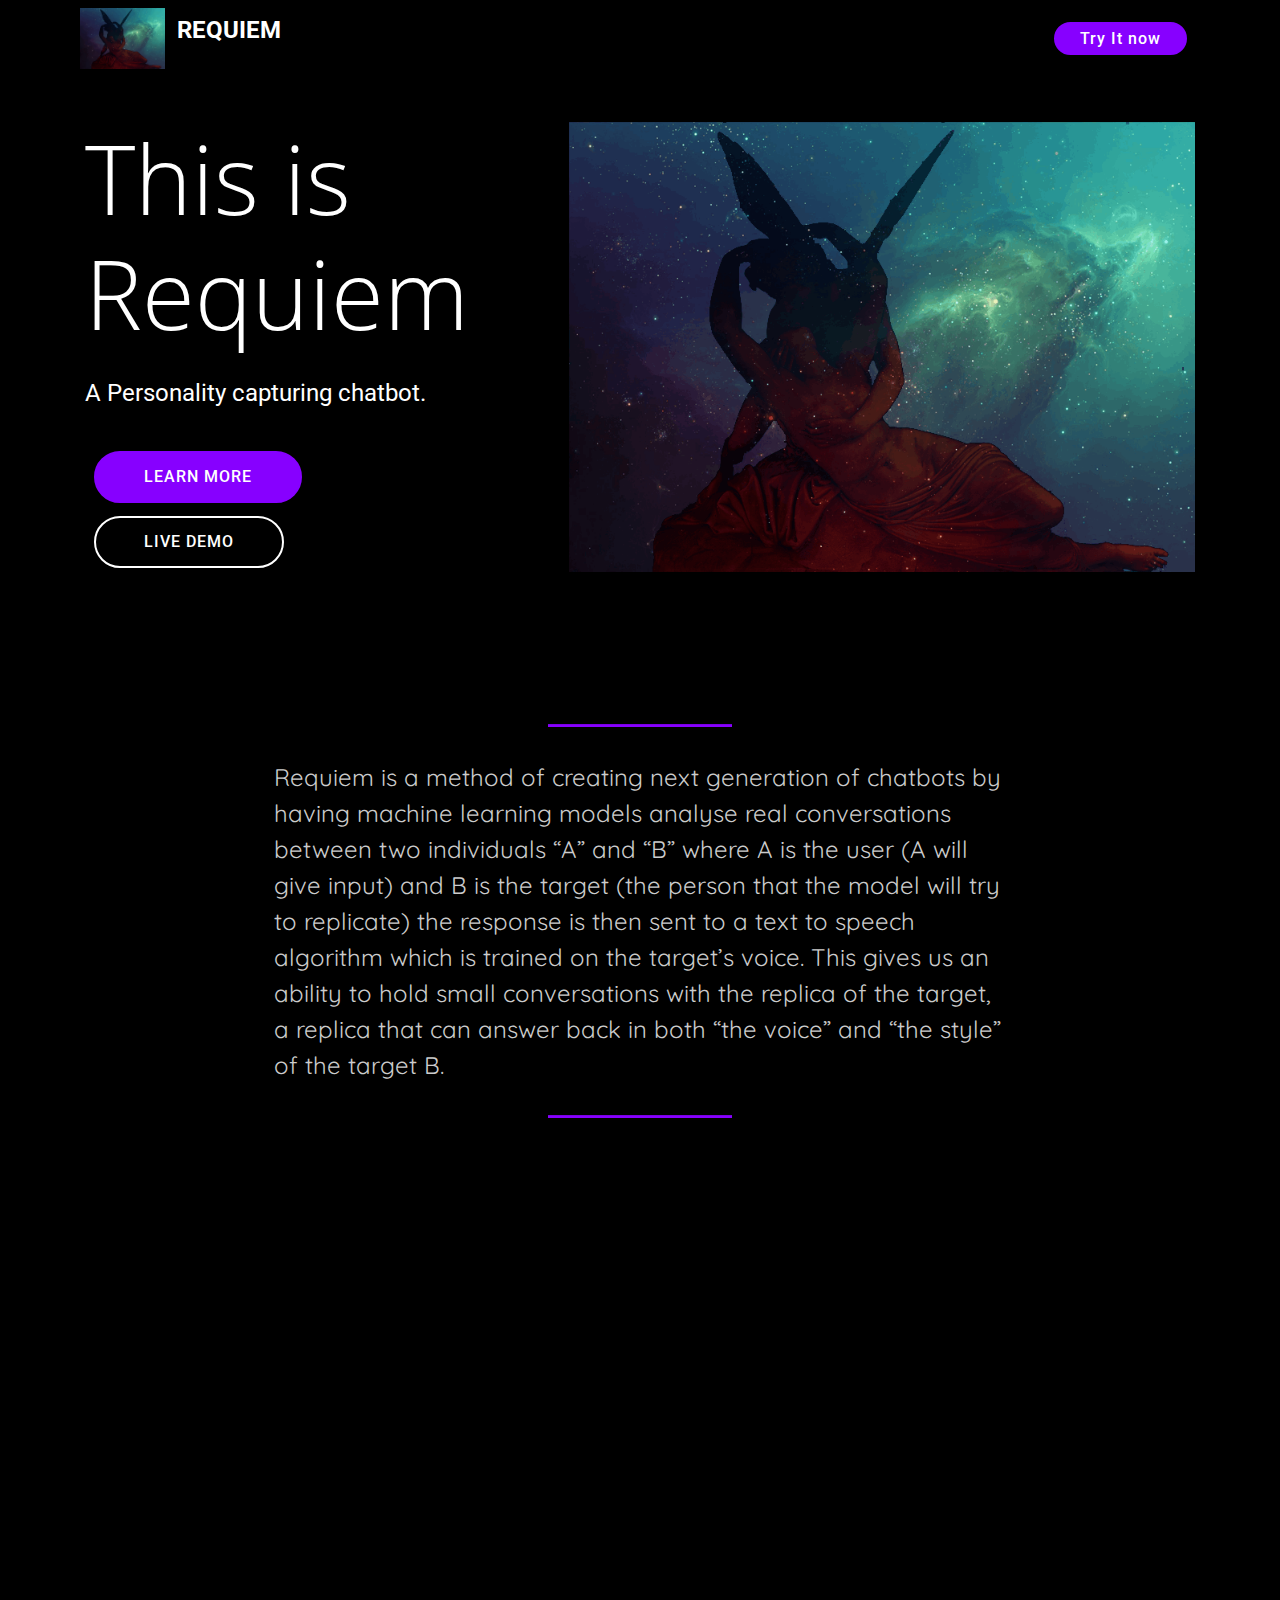
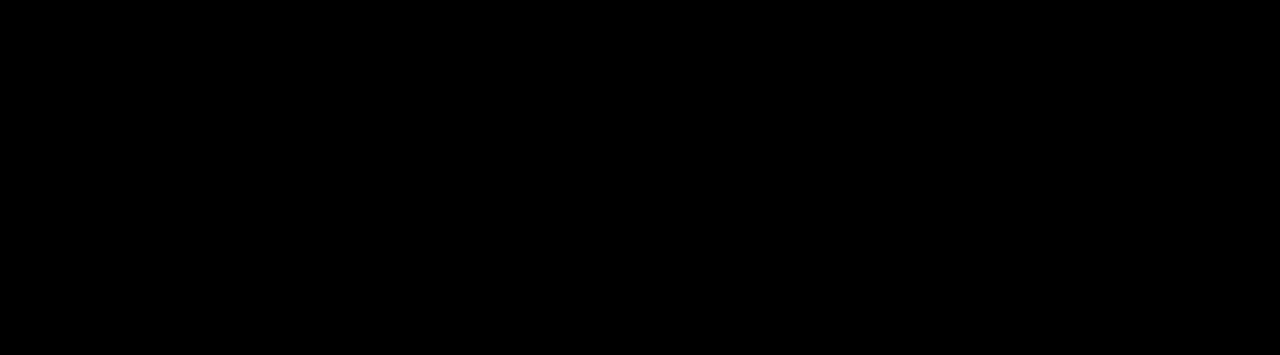
<file: index.html>
<!DOCTYPE html>
<html  >
<head>
  <!-- Site made with Mobirise Website Builder v4.10.5, https://mobirise.com -->
  <meta charset="UTF-8">
  <meta http-equiv="X-UA-Compatible" content="IE=edge">
  <meta name="generator" content="Mobirise v4.10.5, mobirise.com">
  <meta name="viewport" content="width=device-width, initial-scale=1, minimum-scale=1">
  <link rel="shortcut icon" href="assets/images/requiem-780x560.png" type="image/x-icon">
  <meta name="description" content="">
  
  <title>Home</title>
  <link rel="stylesheet" href="assets/tether/tether.min.css">
  <link rel="stylesheet" href="assets/bootstrap/css/bootstrap.min.css">
  <link rel="stylesheet" href="assets/bootstrap/css/bootstrap-grid.min.css">
  <link rel="stylesheet" href="assets/bootstrap/css/bootstrap-reboot.min.css">
  <link rel="stylesheet" href="assets/socicon/css/styles.css">
  <link rel="stylesheet" href="assets/dropdown/css/style.css">
  <link rel="stylesheet" href="assets/animatecss/animate.min.css">
  <link rel="stylesheet" href="assets/theme/css/style.css">
  <link rel="stylesheet" href="assets/mobirise/css/mbr-additional.css" type="text/css">
  
  
  
</head>
<body>
  <section class="menu cid-rNKYHPQDBU" once="menu" id="menu1-0">

    

    <nav class="navbar navbar-expand beta-menu navbar-dropdown align-items-center navbar-fixed-top navbar-toggleable-sm">
        <button class="navbar-toggler navbar-toggler-right" type="button" data-toggle="collapse" data-target="#navbarSupportedContent" aria-controls="navbarSupportedContent" aria-expanded="false" aria-label="Toggle navigation">
            <div class="hamburger">
                <span></span>
                <span></span>
                <span></span>
                <span></span>
            </div>
        </button>
        <div class="menu-logo">
            <div class="navbar-brand">
                <span class="navbar-logo">
                    <a href="index.html">
                         <img src="assets/images/requiem-780x560.png" alt="Mobirise" title="" style="height: 3.8rem;">
                    </a>
                </span>
                <span class="navbar-caption-wrap"><a class="navbar-caption text-white display-5" href="#top"><p>REQUIEM</p></a></span>
            </div>
        </div>
        <div class="collapse navbar-collapse" id="navbarSupportedContent">
            
            <div class="navbar-buttons mbr-section-btn"><a class="btn btn-sm btn-danger display-4" href="page1.html">
                    Try It now</a></div>
        </div>
    </nav>
</section>

<section class="engine"><a href="https://mobirise.info/z">best free css templates</a></section><section class="header3 cid-rNKYL0oZfX" id="header3-1">

    

    

    <div class="container">
        <div class="media-container-row">
            <div class="mbr-figure" style="width: 155%;">
                <img src="assets/images/requiem-780x560.png" alt="Mobirise" title="">
            </div>

            <div class="media-content">
                <h1 class="mbr-section-title mbr-white pb-3 mbr-fonts-style display-1">
                    This is Requiem</h1>
                
                <div class="mbr-section-text mbr-white pb-3 ">
                    <p class="mbr-text mbr-fonts-style display-5">
                        A Personality capturing chatbot.</p>
                </div>
                <div class="mbr-section-btn"><a class="btn btn-md btn-danger display-4" href="page1.html">LEARN MORE</a> 
                    <a class="btn btn-md btn-white-outline display-4" href="page1.html">LIVE DEMO</a></div>
            </div>
        </div>
    </div>

</section>

<section class="mbr-section article content10 cid-rOejoIwHcN" id="content10-5">
    
     

    <div class="container">
        <div class="inner-container" style="width: 66%;">
            <hr class="line" style="width: 25%;">
            <div class="section-text align-center mbr-white mbr-fonts-style display-7">Requiem is a method of creating next generation of chatbots by having machine learning models analyse real conversations between two individuals “A” and “B” where A is the user (A will give input) and B is the target (the person that the model will try to replicate) the response is then sent to a text to speech algorithm which is trained on the target’s voice. This gives us an ability to hold small conversations with the replica of the target, a replica that can answer back in both “the voice” and “the style” of the target B.</div>
            <hr class="line" style="width: 25%;">
        </div>
    </div>
</section>

<section class="mbr-section form1 cid-rOed83mE1N" id="form1-2">

    

    
    <div class="container">
        <div class="row justify-content-center">
            <div class="title col-12 col-lg-8">
                <h2 class="mbr-section-title align-center pb-3 mbr-fonts-style display-2">
                    CONTACT FORM
                </h2>
                <h3 class="mbr-section-subtitle align-center mbr-light pb-3 mbr-fonts-style display-5">
                    Send us your chat and we will give back your bot.</h3>
            </div>
        </div>
    </div>
    <div class="container">
        <div class="row justify-content-center">
            <div class="media-container-column col-lg-8" data-form-type="formoid">
                <!---Formbuilder Form--->
                <form action="https://mobirise.com/" method="POST" class="mbr-form form-with-styler" data-form-title="Mobirise Form"><input type="hidden" name="email" data-form-email="true" value="jBjemurBPZ33za5H/IYv6fDIO5KGQxNl3HY+b3+Qd4PP5vEN7Co8Z9BTrbyy2F9cYIF+aJ0TBlgF/ltVJmvbqP/9c6UFmusNPMj32+yr3UaoqXiogI1O+rlwgVRWG17w">
                    <div class="row">
                        <div hidden="hidden" data-form-alert="" class="alert alert-success col-12">Thanks for filling out the form!</div>
                        <div hidden="hidden" data-form-alert-danger="" class="alert alert-danger col-12">
                        </div>
                    </div>
                    <div class="dragArea row">
                        <div class="col-md-4  form-group" data-for="name">
                            <label for="name-form1-2" class="form-control-label mbr-fonts-style display-7">Name</label>
                            <input type="text" name="name" data-form-field="Name" required="required" class="form-control display-7" id="name-form1-2">
                        </div>
                        <div class="col-md-4  form-group" data-for="email">
                            <label for="email-form1-2" class="form-control-label mbr-fonts-style display-7">Email</label>
                            <input type="email" name="email" data-form-field="Email" required="required" class="form-control display-7" id="email-form1-2">
                        </div>
                        
                        <div data-for="message" class="col-md-12 form-group">
                            <label for="message-form1-2" class="form-control-label mbr-fonts-style display-7">Message</label>
                            <textarea name="message" data-form-field="Message" class="form-control display-7" id="message-form1-2"></textarea>
                        </div>
                        <div class="col-md-12 input-group-btn align-center"><button type="submit" class="btn btn-form btn-warning-outline display-4">SEND FORM</button></div>
                    </div>
                </form><!---Formbuilder Form--->
            </div>
        </div>
    </div>
</section>


  <script src="assets/web/assets/jquery/jquery.min.js"></script>
  <script src="assets/popper/popper.min.js"></script>
  <script src="assets/tether/tether.min.js"></script>
  <script src="assets/bootstrap/js/bootstrap.min.js"></script>
  <script src="assets/smoothscroll/smooth-scroll.js"></script>
  <script src="assets/dropdown/js/nav-dropdown.js"></script>
  <script src="assets/dropdown/js/navbar-dropdown.js"></script>
  <script src="assets/touchswipe/jquery.touch-swipe.min.js"></script>
  <script src="assets/viewportchecker/jquery.viewportchecker.js"></script>
  <script src="assets/theme/js/script.js"></script>
  <script src="assets/formoid/formoid.min.js"></script>
  
  
 <div id="scrollToTop" class="scrollToTop mbr-arrow-up"><a style="text-align: center;"><i class="mbr-arrow-up-icon mbr-arrow-up-icon-cm cm-icon cm-icon-smallarrow-up"></i></a></div>
    <input name="animation" type="hidden">
  </body>
</html>
</file>
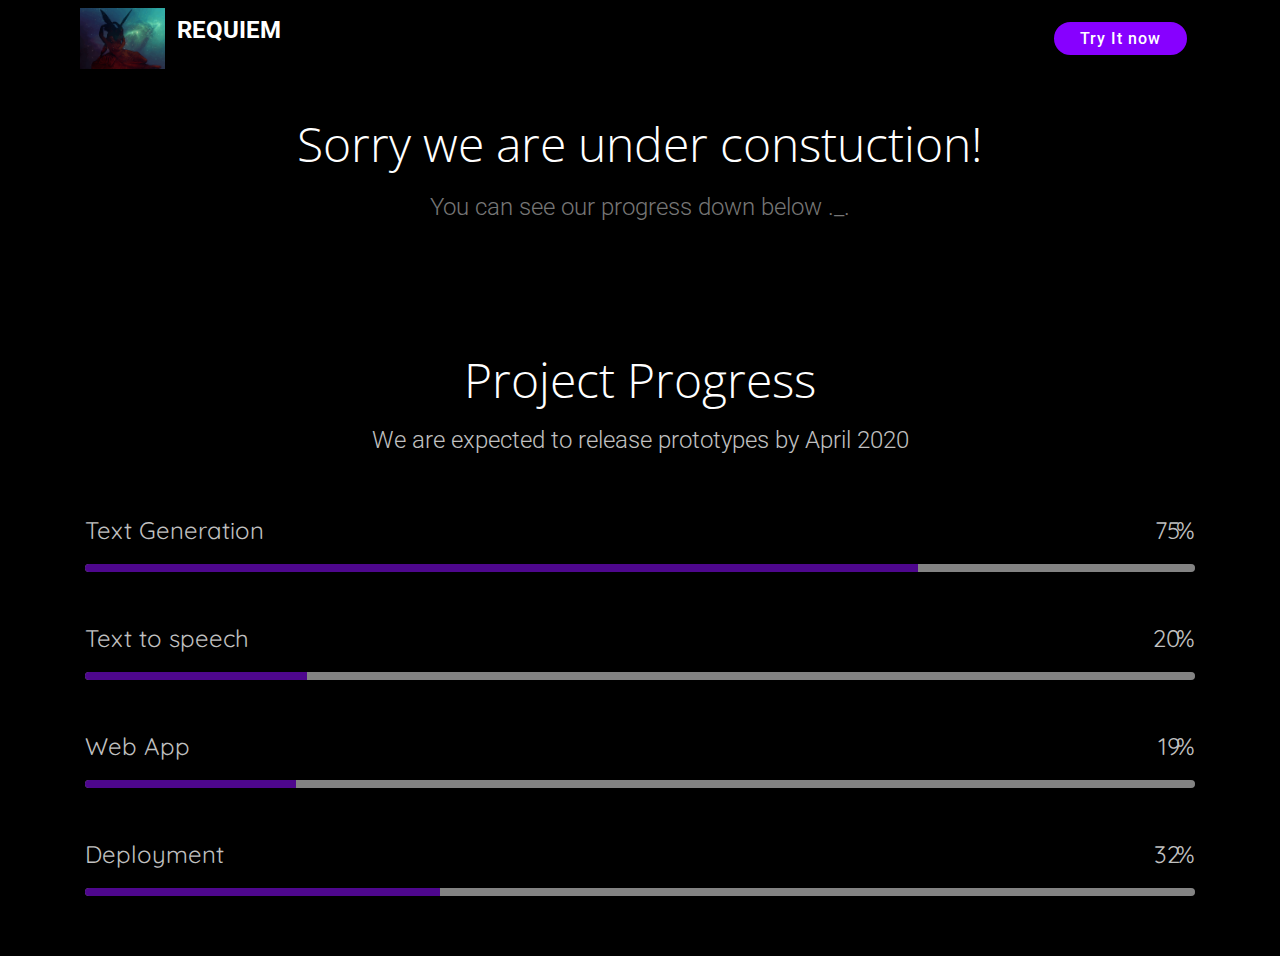
<file: page1.html>
<!DOCTYPE html>
<html  >
<head>
  <!-- Site made with Mobirise Website Builder v4.10.5, https://mobirise.com -->
  <meta charset="UTF-8">
  <meta http-equiv="X-UA-Compatible" content="IE=edge">
  <meta name="generator" content="Mobirise v4.10.5, mobirise.com">
  <meta name="viewport" content="width=device-width, initial-scale=1, minimum-scale=1">
  <link rel="shortcut icon" href="assets/images/requiem-780x560.png" type="image/x-icon">
  <meta name="description" content="Web Page Creator Description">
  
  <title>under construction</title>
  <link rel="stylesheet" href="assets/tether/tether.min.css">
  <link rel="stylesheet" href="assets/bootstrap/css/bootstrap.min.css">
  <link rel="stylesheet" href="assets/bootstrap/css/bootstrap-grid.min.css">
  <link rel="stylesheet" href="assets/bootstrap/css/bootstrap-reboot.min.css">
  <link rel="stylesheet" href="assets/socicon/css/styles.css">
  <link rel="stylesheet" href="assets/dropdown/css/style.css">
  <link rel="stylesheet" href="assets/animatecss/animate.min.css">
  <link rel="stylesheet" href="assets/theme/css/style.css">
  <link rel="stylesheet" href="assets/mobirise/css/mbr-additional.css" type="text/css">
  
  
  
</head>
<body>
  <section class="menu cid-rNKYHPQDBU" once="menu" id="menu1-6">

    

    <nav class="navbar navbar-expand beta-menu navbar-dropdown align-items-center navbar-toggleable-sm">
        <button class="navbar-toggler navbar-toggler-right" type="button" data-toggle="collapse" data-target="#navbarSupportedContent" aria-controls="navbarSupportedContent" aria-expanded="false" aria-label="Toggle navigation">
            <div class="hamburger">
                <span></span>
                <span></span>
                <span></span>
                <span></span>
            </div>
        </button>
        <div class="menu-logo">
            <div class="navbar-brand">
                <span class="navbar-logo">
                    <a href="index.html">
                         <img src="assets/images/requiem-780x560.png" alt="Mobirise" title="" style="height: 3.8rem;">
                    </a>
                </span>
                <span class="navbar-caption-wrap"><a class="navbar-caption text-white display-5" href="#top"><p>REQUIEM</p></a></span>
            </div>
        </div>
        <div class="collapse navbar-collapse" id="navbarSupportedContent">
            
            <div class="navbar-buttons mbr-section-btn"><a class="btn btn-sm btn-danger display-4" href="page1.html">
                    Try It now</a></div>
        </div>
    </nav>
</section>

<section class="engine"><a href="https://mobirise.info/z">best free css templates</a></section><section class="mbr-section content4 cid-rOemOEnHzZ" id="content4-7">

    

    <div class="container">
        <div class="media-container-row">
            <div class="title col-12 col-md-8">
                <h2 class="align-center pb-3 mbr-fonts-style display-2">
                    Sorry we are under constuction!</h2>
                <h3 class="mbr-section-subtitle align-center mbr-light mbr-fonts-style display-5">You can see our progress down below ._.</h3>
                
            </div>
        </div>
    </div>
</section>

<section class="progress-bars1 cid-rOemT7jB6p" id="progress-bars1-8">
    
    

    

    <div class="container">
        <h2 class="mbr-section-title pb-2 align-center mbr-fonts-style display-2">
            Project Progress</h2>

        <h3 class="mbr-section-subtitle pb-5 mbr-fonts-style display-5">
            We are expected to release prototypes by April 2020</h3>

        <div class="progress_elements">
            <div class="progress1 pb-5">
                <div class="title-wrap">
                    <div class="progressbar-title mbr-fonts-style display-7">
                        <p>
                            Text Generation</p>
                    </div>
                    <div class="progress_value mbr-fonts-style display-7">
                        <div class="progressbar-number"></div>
                        <span>%</span>
                    </div>
                </div>
                <progress class="progress progress-primary" max="100" value="75">
                </progress>
            </div>
            
            <div class="progress2 pb-5">
                <div class="title-wrap">
                    <div class="progressbar-title mbr-fonts-style display-7">
                        <p>
                           Text to speech</p>
                    </div>
                <div class="progress_value mbr-fonts-style display-7">
                    <div class="progressbar-number"></div>
                    <span>%</span>
                </div>
                </div>
                <progress class="progress progress-primary" max="100" value="20">
                </progress>
            </div>
            
            <div class="progress3 pb-5">
                <div class="title-wrap">
                    <div class="progressbar-title mbr-fonts-style display-7">
                        <p>
                            Web App</p>
                    </div>
                    <div class="progress_value mbr-fonts-style display-7">
                        <div class="progressbar-number"></div>
                        <span>%</span>
                    </div>
                </div>
                <progress class="progress progress-primary" max="100" value="19">
                </progress>
            </div>
            
            <div class="progress4">
                <div class="title-wrap">
                    <div class="progressbar-title mbr-fonts-style display-7">
                        <p>
                            Deployment</p>
                    </div>
                <div class="progress_value mbr-fonts-style display-7">
                    <div class="progressbar-number"></div>
                    <span>%</span>
                </div>
                </div>
                <progress class="progress progress-primary" max="100" value="32">
                </progress>
            </div>
        </div>
    </div>
</section>


  <script src="assets/web/assets/jquery/jquery.min.js"></script>
  <script src="assets/popper/popper.min.js"></script>
  <script src="assets/tether/tether.min.js"></script>
  <script src="assets/bootstrap/js/bootstrap.min.js"></script>
  <script src="assets/viewportchecker/jquery.viewportchecker.js"></script>
  <script src="assets/dropdown/js/nav-dropdown.js"></script>
  <script src="assets/dropdown/js/navbar-dropdown.js"></script>
  <script src="assets/touchswipe/jquery.touch-swipe.min.js"></script>
  <script src="assets/smoothscroll/smooth-scroll.js"></script>
  <script src="assets/theme/js/script.js"></script>
  
  
 <div id="scrollToTop" class="scrollToTop mbr-arrow-up"><a style="text-align: center;"><i class="mbr-arrow-up-icon mbr-arrow-up-icon-cm cm-icon cm-icon-smallarrow-up"></i></a></div>
    <input name="animation" type="hidden">
  </body>
</html>
</file>
<file: assets/socicon/css/styles.css>
@charset "UTF-8";

@font-face {
  font-family: "socicon";
  src:url("../fonts/socicon.eot");
  src:url("../fonts/socicon.eot?#iefix") format("embedded-opentype"),
    url("../fonts/socicon.woff") format("woff"),
    url("../fonts/socicon.ttf") format("truetype"),
    url("../fonts/socicon.svg#socicon") format("svg");
  font-weight: normal;
  font-style: normal;

}

[data-icon]:before {
  font-family: "socicon" !important;
  content: attr(data-icon);
  font-style: normal !important;
  font-weight: normal !important;
  font-variant: normal !important;
  text-transform: none !important;
  speak: none;
  line-height: 1;
  -webkit-font-smoothing: antialiased;
  -moz-osx-font-smoothing: grayscale;
}

[class^="socicon-"]:before,
[class*=" socicon-"]:before {
  font-family: "socicon" !important;
  font-style: normal !important;
  font-weight: normal !important;
  font-variant: normal !important;
  text-transform: none !important;
  speak: none;
  line-height: 1;
  -webkit-font-smoothing: antialiased;
  -moz-osx-font-smoothing: grayscale;
}

.socicon-modelmayhem:before {
  content: "\e000";
}
.socicon-mixcloud:before {
  content: "\e001";
}
.socicon-drupal:before {
  content: "\e002";
}
.socicon-swarm:before {
  content: "\e003";
}
.socicon-istock:before {
  content: "\e004";
}
.socicon-yammer:before {
  content: "\e005";
}
.socicon-ello:before {
  content: "\e006";
}
.socicon-stackoverflow:before {
  content: "\e007";
}
.socicon-persona:before {
  content: "\e008";
}
.socicon-triplej:before {
  content: "\e009";
}
.socicon-houzz:before {
  content: "\e00a";
}
.socicon-rss:before {
  content: "\e00b";
}
.socicon-paypal:before {
  content: "\e00c";
}
.socicon-odnoklassniki:before {
  content: "\e00d";
}
.socicon-airbnb:before {
  content: "\e00e";
}
.socicon-periscope:before {
  content: "\e00f";
}
.socicon-outlook:before {
  content: "\e010";
}
.socicon-coderwall:before {
  content: "\e011";
}
.socicon-tripadvisor:before {
  content: "\e012";
}
.socicon-appnet:before {
  content: "\e013";
}
.socicon-goodreads:before {
  content: "\e014";
}
.socicon-tripit:before {
  content: "\e015";
}
.socicon-lanyrd:before {
  content: "\e016";
}
.socicon-slideshare:before {
  content: "\e017";
}
.socicon-buffer:before {
  content: "\e018";
}
.socicon-disqus:before {
  content: "\e019";
}
.socicon-vkontakte:before {
  content: "\e01a";
}
.socicon-whatsapp:before {
  content: "\e01b";
}
.socicon-patreon:before {
  content: "\e01c";
}
.socicon-storehouse:before {
  content: "\e01d";
}
.socicon-pocket:before {
  content: "\e01e";
}
.socicon-mail:before {
  content: "\e01f";
}
.socicon-blogger:before {
  content: "\e020";
}
.socicon-technorati:before {
  content: "\e021";
}
.socicon-reddit:before {
  content: "\e022";
}
.socicon-dribbble:before {
  content: "\e023";
}
.socicon-stumbleupon:before {
  content: "\e024";
}
.socicon-digg:before {
  content: "\e025";
}
.socicon-envato:before {
  content: "\e026";
}
.socicon-behance:before {
  content: "\e027";
}
.socicon-delicious:before {
  content: "\e028";
}
.socicon-deviantart:before {
  content: "\e029";
}
.socicon-forrst:before {
  content: "\e02a";
}
.socicon-play:before {
  content: "\e02b";
}
.socicon-zerply:before {
  content: "\e02c";
}
.socicon-wikipedia:before {
  content: "\e02d";
}
.socicon-apple:before {
  content: "\e02e";
}
.socicon-flattr:before {
  content: "\e02f";
}
.socicon-github:before {
  content: "\e030";
}
.socicon-renren:before {
  content: "\e031";
}
.socicon-friendfeed:before {
  content: "\e032";
}
.socicon-newsvine:before {
  content: "\e033";
}
.socicon-identica:before {
  content: "\e034";
}
.socicon-bebo:before {
  content: "\e035";
}
.socicon-zynga:before {
  content: "\e036";
}
.socicon-steam:before {
  content: "\e037";
}
.socicon-xbox:before {
  content: "\e038";
}
.socicon-windows:before {
  content: "\e039";
}
.socicon-qq:before {
  content: "\e03a";
}
.socicon-douban:before {
  content: "\e03b";
}
.socicon-meetup:before {
  content: "\e03c";
}
.socicon-playstation:before {
  content: "\e03d";
}
.socicon-android:before {
  content: "\e03e";
}
.socicon-snapchat:before {
  content: "\e03f";
}
.socicon-twitter:before {
  content: "\e040";
}
.socicon-facebook:before {
  content: "\e041";
}
.socicon-googleplus:before {
  content: "\e042";
}
.socicon-pinterest:before {
  content: "\e043";
}
.socicon-foursquare:before {
  content: "\e044";
}
.socicon-yahoo:before {
  content: "\e045";
}
.socicon-skype:before {
  content: "\e046";
}
.socicon-yelp:before {
  content: "\e047";
}
.socicon-feedburner:before {
  content: "\e048";
}
.socicon-linkedin:before {
  content: "\e049";
}
.socicon-viadeo:before {
  content: "\e04a";
}
.socicon-xing:before {
  content: "\e04b";
}
.socicon-myspace:before {
  content: "\e04c";
}
.socicon-soundcloud:before {
  content: "\e04d";
}
.socicon-spotify:before {
  content: "\e04e";
}
.socicon-grooveshark:before {
  content: "\e04f";
}
.socicon-lastfm:before {
  content: "\e050";
}
.socicon-youtube:before {
  content: "\e051";
}
.socicon-vimeo:before {
  content: "\e052";
}
.socicon-dailymotion:before {
  content: "\e053";
}
.socicon-vine:before {
  content: "\e054";
}
.socicon-flickr:before {
  content: "\e055";
}
.socicon-500px:before {
  content: "\e056";
}
.socicon-wordpress:before {
  content: "\e058";
}
.socicon-tumblr:before {
  content: "\e059";
}
.socicon-twitch:before {
  content: "\e05a";
}
.socicon-8tracks:before {
  content: "\e05b";
}
.socicon-amazon:before {
  content: "\e05c";
}
.socicon-icq:before {
  content: "\e05d";
}
.socicon-smugmug:before {
  content: "\e05e";
}
.socicon-ravelry:before {
  content: "\e05f";
}
.socicon-weibo:before {
  content: "\e060";
}
.socicon-baidu:before {
  content: "\e061";
}
.socicon-angellist:before {
  content: "\e062";
}
.socicon-ebay:before {
  content: "\e063";
}
.socicon-imdb:before {
  content: "\e064";
}
.socicon-stayfriends:before {
  content: "\e065";
}
.socicon-residentadvisor:before {
  content: "\e066";
}
.socicon-google:before {
  content: "\e067";
}
.socicon-yandex:before {
  content: "\e068";
}
.socicon-sharethis:before {
  content: "\e069";
}
.socicon-bandcamp:before {
  content: "\e06a";
}
.socicon-itunes:before {
  content: "\e06b";
}
.socicon-deezer:before {
  content: "\e06c";
}
.socicon-telegram:before {
  content: "\e06e";
}
.socicon-openid:before {
  content: "\e06f";
}
.socicon-amplement:before {
  content: "\e070";
}
.socicon-viber:before {
  content: "\e071";
}
.socicon-zomato:before {
  content: "\e072";
}
.socicon-draugiem:before {
  content: "\e074";
}
.socicon-endomodo:before {
  content: "\e075";
}
.socicon-filmweb:before {
  content: "\e076";
}
.socicon-stackexchange:before {
  content: "\e077";
}
.socicon-wykop:before {
  content: "\e078";
}
.socicon-teamspeak:before {
  content: "\e079";
}
.socicon-teamviewer:before {
  content: "\e07a";
}
.socicon-ventrilo:before {
  content: "\e07b";
}
.socicon-younow:before {
  content: "\e07c";
}
.socicon-raidcall:before {
  content: "\e07d";
}
.socicon-mumble:before {
  content: "\e07e";
}
.socicon-medium:before {
  content: "\e06d";
}
.socicon-bebee:before {
  content: "\e07f";
}
.socicon-hitbox:before {
  content: "\e080";
}
.socicon-reverbnation:before {
  content: "\e081";
}
.socicon-formulr:before {
  content: "\e082";
}
.socicon-instagram:before {
  content: "\e057";
}
.socicon-battlenet:before {
  content: "\e083";
}
.socicon-chrome:before {
  content: "\e084";
}
.socicon-discord:before {
  content: "\e086";
}
.socicon-issuu:before {
  content: "\e087";
}
.socicon-macos:before {
  content: "\e088";
}
.socicon-firefox:before {
  content: "\e089";
}
.socicon-opera:before {
  content: "\e08d";
}
.socicon-keybase:before {
  content: "\e090";
}
.socicon-alliance:before {
  content: "\e091";
}
.socicon-livejournal:before {
  content: "\e092";
}
.socicon-googlephotos:before {
  content: "\e093";
}
.socicon-horde:before {
  content: "\e094";
}
.socicon-etsy:before {
  content: "\e095";
}
.socicon-zapier:before {
  content: "\e096";
}
.socicon-google-scholar:before {
  content: "\e097";
}
.socicon-researchgate:before {
  content: "\e098";
}
.socicon-wechat:before {
  content: "\e099";
}
.socicon-strava:before {
  content: "\e09a";
}
.socicon-line:before {
  content: "\e09b";
}
.socicon-lyft:before {
  content: "\e09c";
}
.socicon-uber:before {
  content: "\e09d";
}
.socicon-songkick:before {
  content: "\e09e";
}
.socicon-viewbug:before {
  content: "\e09f";
}
.socicon-googlegroups:before {
  content: "\e0a0";
}
.socicon-quora:before {
  content: "\e073";
}
.socicon-diablo:before {
  content: "\e085";
}
.socicon-blizzard:before {
  content: "\e0a1";
}
.socicon-hearthstone:before {
  content: "\e08b";
}
.socicon-heroes:before {
  content: "\e08a";
}
.socicon-overwatch:before {
  content: "\e08c";
}
.socicon-warcraft:before {
  content: "\e08e";
}
.socicon-starcraft:before {
  content: "\e08f";
}
.socicon-beam:before {
  content: "\e0a2";
}
.socicon-curse:before {
  content: "\e0a3";
}
.socicon-player:before {
  content: "\e0a4";
}
.socicon-streamjar:before {
  content: "\e0a5";
}
.socicon-nintendo:before {
  content: "\e0a6";
}
.socicon-hellocoton:before {
  content: "\e0a7";
}
</file>
<file: assets/dropdown/css/style.css>
.navbar-dropdown {
  left: 0;
  padding: 0;
  position: absolute;
  right: 0;
  top: 0;
  transition: all 0.45s ease;
  z-index: 1030;
  background: #282828; }
  .navbar-dropdown .navbar-logo {
    margin-right: 0.8rem;
    transition: margin 0.3s ease-in-out;
    vertical-align: middle; }
    .navbar-dropdown .navbar-logo img {
      height: 3.125rem;
      transition: all 0.3s ease-in-out; }
    .navbar-dropdown .navbar-logo.mbr-iconfont {
      font-size: 3.125rem;
      line-height: 3.125rem; }
  .navbar-dropdown .navbar-caption {
    font-weight: 700;
    white-space: normal;
    vertical-align: -4px;
    line-height: 3.125rem !important; }
    .navbar-dropdown .navbar-caption, .navbar-dropdown .navbar-caption:hover {
      color: inherit;
      text-decoration: none; }
  .navbar-dropdown .mbr-iconfont + .navbar-caption {
    vertical-align: -1px; }
  .navbar-dropdown.navbar-fixed-top {
    position: fixed; }
  .navbar-dropdown .navbar-brand span {
    vertical-align: -4px; }
  .navbar-dropdown.bg-color.transparent {
    background: none; }
  .navbar-dropdown.navbar-short .navbar-brand {
    padding: 0.625rem 0; }
    .navbar-dropdown.navbar-short .navbar-brand span {
      vertical-align: -1px; }
  .navbar-dropdown.navbar-short .navbar-caption {
    line-height: 2.375rem !important;
    vertical-align: -2px; }
  .navbar-dropdown.navbar-short .navbar-logo {
    margin-right: 0.5rem; }
    .navbar-dropdown.navbar-short .navbar-logo img {
      height: 2.375rem; }
    .navbar-dropdown.navbar-short .navbar-logo.mbr-iconfont {
      font-size: 2.375rem;
      line-height: 2.375rem; }
  .navbar-dropdown.navbar-short .mbr-table-cell {
    height: 3.625rem; }
  .navbar-dropdown .navbar-close {
    left: 0.6875rem;
    position: fixed;
    top: 0.75rem;
    z-index: 1000; }
  .navbar-dropdown .hamburger-icon {
    content: "";
    display: inline-block;
    vertical-align: middle;
    width: 16px;
    -webkit-box-shadow: 0 -6px 0 1px #282828,0 0 0 1px #282828,0 6px 0 1px #282828;
    -moz-box-shadow: 0 -6px 0 1px #282828,0 0 0 1px #282828,0 6px 0 1px #282828;
    box-shadow: 0 -6px 0 1px #282828,0 0 0 1px #282828,0 6px 0 1px #282828; }

.dropdown-menu .dropdown-toggle[data-toggle="dropdown-submenu"]::after {
  border-bottom: 0.35em solid transparent;
  border-left: 0.35em solid;
  border-right: 0;
  border-top: 0.35em solid transparent;
  margin-left: 0.3rem; }

.dropdown-menu .dropdown-item:focus {
  outline: 0; }

.nav-dropdown {
  font-size: 0.75rem;
  font-weight: 500;
  height: auto !important; }
  .nav-dropdown .nav-btn {
    padding-left: 1rem; }
  .nav-dropdown .link {
    margin: .667em 1.667em;
    font-weight: 500;
    padding: 0;
    transition: color .2s ease-in-out; }
    .nav-dropdown .link.dropdown-toggle {
      margin-right: 2.583em; }
      .nav-dropdown .link.dropdown-toggle::after {
        margin-left: .25rem;
        border-top: 0.35em solid;
        border-right: 0.35em solid transparent;
        border-left: 0.35em solid transparent;
        border-bottom: 0; }
      .nav-dropdown .link.dropdown-toggle[aria-expanded="true"] {
        margin: 0;
        padding: 0.667em 3.263em  0.667em 1.667em; }
  .nav-dropdown .link::after,
  .nav-dropdown .dropdown-item::after {
    color: inherit; }
  .nav-dropdown .btn {
    font-size: 0.75rem;
    font-weight: 700;
    letter-spacing: 0;
    margin-bottom: 0;
    padding-left: 1.25rem;
    padding-right: 1.25rem; }
  .nav-dropdown .dropdown-menu {
    border-radius: 0;
    border: 0;
    left: 0;
    margin: 0;
    padding-bottom: 1.25rem;
    padding-top: 1.25rem;
    position: relative; }
  .nav-dropdown .dropdown-submenu {
    margin-left: 0.125rem;
    top: 0; }
  .nav-dropdown .dropdown-item {
    font-weight: 500;
    line-height: 2;
    padding: 0.3846em 4.615em 0.3846em 1.5385em;
    position: relative;
    transition: color .2s ease-in-out, background-color .2s ease-in-out; }
    .nav-dropdown .dropdown-item::after {
      margin-top: -0.3077em;
      position: absolute;
      right: 1.1538em;
      top: 50%; }
    .nav-dropdown .dropdown-item:focus, .nav-dropdown .dropdown-item:hover {
      background: none; }

@media (max-width: 767px) {
  .nav-dropdown.navbar-toggleable-sm {
    bottom: 0;
    display: none;
    left: 0;
    overflow-x: hidden;
    position: fixed;
    top: 0;
    transform: translateX(-100%);
    -ms-transform: translateX(-100%);
    -webkit-transform: translateX(-100%);
    width: 18.75rem;
    z-index: 999; } }
.nav-dropdown.navbar-toggleable-xl {
  bottom: 0;
  display: none;
  left: 0;
  overflow-x: hidden;
  position: fixed;
  top: 0;
  transform: translateX(-100%);
  -ms-transform: translateX(-100%);
  -webkit-transform: translateX(-100%);
  width: 18.75rem;
  z-index: 999; }

.nav-dropdown-sm {
  display: block !important;
  overflow-x: hidden;
  overflow: auto;
  padding-top: 3.875rem; }
  .nav-dropdown-sm::after {
    content: "";
    display: block;
    height: 3rem;
    width: 100%; }
  .nav-dropdown-sm.collapse.in ~ .navbar-close {
    display: block !important; }
  .nav-dropdown-sm.collapsing, .nav-dropdown-sm.collapse.in {
    transform: translateX(0);
    -ms-transform: translateX(0);
    -webkit-transform: translateX(0);
    transition: all 0.25s ease-out;
    -webkit-transition: all 0.25s ease-out;
    background: #282828; }
  .nav-dropdown-sm.collapsing[aria-expanded="false"] {
    transform: translateX(-100%);
    -ms-transform: translateX(-100%);
    -webkit-transform: translateX(-100%); }
  .nav-dropdown-sm .nav-item {
    display: block;
    margin-left: 0 !important;
    padding-left: 0; }
  .nav-dropdown-sm .link,
  .nav-dropdown-sm .dropdown-item {
    border-top: 1px dotted rgba(255, 255, 255, 0.1);
    font-size: 0.8125rem;
    line-height: 1.6;
    margin: 0 !important;
    padding: 0.875rem 2.4rem 0.875rem 1.5625rem !important;
    position: relative;
    white-space: normal; }
    .nav-dropdown-sm .link:focus, .nav-dropdown-sm .link:hover,
    .nav-dropdown-sm .dropdown-item:focus,
    .nav-dropdown-sm .dropdown-item:hover {
      background: rgba(0, 0, 0, 0.2) !important;
      color: #c0a375; }
  .nav-dropdown-sm .nav-btn {
    position: relative;
    padding: 1.5625rem 1.5625rem 0 1.5625rem; }
    .nav-dropdown-sm .nav-btn::before {
      border-top: 1px dotted rgba(255, 255, 255, 0.1);
      content: "";
      left: 0;
      position: absolute;
      top: 0;
      width: 100%; }
    .nav-dropdown-sm .nav-btn + .nav-btn {
      padding-top: 0.625rem; }
      .nav-dropdown-sm .nav-btn + .nav-btn::before {
        display: none; }
  .nav-dropdown-sm .btn {
    padding: 0.625rem 0; }
  .nav-dropdown-sm .dropdown-toggle[data-toggle="dropdown-submenu"]::after {
    margin-left: .25rem;
    border-top: 0.35em solid;
    border-right: 0.35em solid transparent;
    border-left: 0.35em solid transparent;
    border-bottom: 0; }
  .nav-dropdown-sm .dropdown-toggle[data-toggle="dropdown-submenu"][aria-expanded="true"]::after {
    border-top: 0;
    border-right: 0.35em solid transparent;
    border-left: 0.35em solid transparent;
    border-bottom: 0.35em solid; }
  .nav-dropdown-sm .dropdown-menu {
    margin: 0;
    padding: 0;
    position: relative;
    top: 0;
    left: 0;
    width: 100%;
    border: 0;
    float: none;
    border-radius: 0;
    background: none; }
  .nav-dropdown-sm .dropdown-submenu {
    left: 100%;
    margin-left: 0.125rem;
    margin-top: -1.25rem;
    top: 0; }

.navbar-toggleable-sm .nav-dropdown .dropdown-menu {
  position: absolute; }

.navbar-toggleable-sm .nav-dropdown .dropdown-submenu {
  left: 100%;
  margin-left: 0.125rem;
  margin-top: -1.25rem;
  top: 0; }

.navbar-toggleable-sm.opened .nav-dropdown .dropdown-menu {
  position: relative; }

.navbar-toggleable-sm.opened .nav-dropdown .dropdown-submenu {
  left: 0;
  margin-left: 00rem;
  margin-top: 0rem;
  top: 0; }

.is-builder .nav-dropdown.collapsing {
  transition: none !important; }

/*# sourceMappingURL=style.css.map */
</file>
<file: assets/theme/css/style.css>
/*!
 * Mobirise v4 theme (https://mobirise.com/)
 * Copyright 2017 Mobirise
 */
section {
  background-color: #eeeeee; }

section,
.container,
.container-fluid {
  position: relative;
  word-wrap: break-word; }

a.mbr-iconfont:hover {
  text-decoration: none; }

.article .lead p, .article .lead ul, .article .lead ol, .article .lead pre, .article .lead blockquote {
  margin-bottom: 0; }

a {
  font-style: normal;
  font-weight: 400;
  cursor: pointer; }
  a, a:hover {
    text-decoration: none; }

figure {
  margin-bottom: 0; }

body {
  color: #232323; }

h1, h2, h3, h4, h5, h6,
.h1, .h2, .h3, .h4, .h5, .h6,
.display-1, .display-2, .display-3, .display-4 {
  line-height: 1;
  word-break: break-word;
  word-wrap: break-word; }

b, strong {
  font-weight: bold; }

blockquote {
  padding: 10px 0 10px 20px;
  position: relative;
  border-left: 2px solid;
  border-color: #ff3366; }

input:-webkit-autofill, input:-webkit-autofill:hover, input:-webkit-autofill:focus, input:-webkit-autofill:active {
  transition-delay: 9999s;
  transition-property: background-color, color; }

textarea[type="hidden"] {
  display: none; }

body {
  position: relative; }

section {
  background-position: 50% 50%;
  background-repeat: no-repeat;
  background-size: cover; }
  section .mbr-background-video,
  section .mbr-background-video-preview {
    position: absolute;
    bottom: 0;
    left: 0;
    right: 0;
    top: 0; }

.hidden {
  visibility: hidden; }

.mbr-z-index20 {
  z-index: 20; }

/*! Base colors */
.mbr-white {
  color: #ffffff; }

.mbr-black {
  color: #000000; }

.mbr-bg-white {
  background-color: #ffffff; }

.mbr-bg-black {
  background-color: #000000; }

/*! Text-aligns */
.align-left {
  text-align: left; }

.align-center {
  text-align: center; }

.align-right {
  text-align: right; }

@media (max-width: 767px) {
  .align-left, .align-center, .align-right, .mbr-section-btn, .mbr-section-title {
    text-align: center; } }
/*! Font-weight  */
.mbr-light {
  font-weight: 300; }

.mbr-regular {
  font-weight: 400; }

.mbr-semibold {
  font-weight: 500; }

.mbr-bold {
  font-weight: 700; }

/*! Media  */
.media-size-item {
  -webkit-flex: 1 1 auto;
  -moz-flex: 1 1 auto;
  -ms-flex: 1 1 auto;
  -o-flex: 1 1 auto;
  flex: 1 1 auto; }

.media-content {
  -webkit-flex-basis: 100%;
  flex-basis: 100%; }

.media-container-row {
  display: -ms-flexbox;
  display: -webkit-flex;
  display: flex;
  -webkit-flex-direction: row;
  -ms-flex-direction: row;
  flex-direction: row;
  -webkit-flex-wrap: wrap;
  -ms-flex-wrap: wrap;
  flex-wrap: wrap;
  -webkit-justify-content: center;
  -ms-flex-pack: center;
  justify-content: center;
  -webkit-align-content: center;
  -ms-flex-line-pack: center;
  align-content: center;
  -webkit-align-items: start;
  -ms-flex-align: start;
  align-items: start; }
  .media-container-row .media-size-item {
    width: 400px; }

.media-container-column {
  display: -ms-flexbox;
  display: -webkit-flex;
  display: flex;
  -webkit-flex-direction: column;
  -ms-flex-direction: column;
  flex-direction: column;
  -webkit-flex-wrap: wrap;
  -ms-flex-wrap: wrap;
  flex-wrap: wrap;
  -webkit-justify-content: center;
  -ms-flex-pack: center;
  justify-content: center;
  -webkit-align-content: center;
  -ms-flex-line-pack: center;
  align-content: center;
  -webkit-align-items: stretch;
  -ms-flex-align: stretch;
  align-items: stretch; }
  .media-container-column > * {
    width: 100%; }

@media (min-width: 992px) {
  .media-container-row {
    -webkit-flex-wrap: nowrap;
    -ms-flex-wrap: nowrap;
    flex-wrap: nowrap; } }
figure {
  overflow: hidden; }

figure[mbr-media-size] {
  transition: width 0.1s; }

.mbr-figure img, .mbr-figure iframe {
  display: block;
  width: 100%; }

.card {
  background-color: transparent;
  border: none; }

.card-box {
  width: 100%; }

.card-img {
  text-align: center;
  flex-shrink: 0;
  -webkit-flex-shrink: 0; }

.media {
  max-width: 100%;
  margin: 0 auto; }

.mbr-figure {
  -ms-flex-item-align: center;
  -ms-grid-row-align: center;
  -webkit-align-self: center;
  align-self: center; }

.media-container > div {
  max-width: 100%; }

.mbr-figure img, .card-img img {
  width: 100%; }

@media (max-width: 991px) {
  .media-size-item {
    width: auto !important; }

  .media {
    width: auto; }

  .mbr-figure {
    width: 100% !important; } }
/*! Buttons */
.mbr-section-btn {
  margin-left: -.25rem;
  margin-right: -.25rem;
  font-size: 0; }

nav .mbr-section-btn {
  margin-left: 0rem;
  margin-right: 0rem; }

/*! Btn icon margin */
.btn .mbr-iconfont, .btn.btn-sm .mbr-iconfont {
  cursor: pointer;
  margin-right: 0.5rem; }

.btn.btn-md .mbr-iconfont, .btn.btn-md .mbr-iconfont {
  margin-right: 0.8rem; }

.mbr-regular {
  font-weight: 400; }

.mbr-semibold {
  font-weight: 500; }

.mbr-bold {
  font-weight: 700; }

[type="submit"] {
  -webkit-appearance: none; }

/*! Full-screen */
.mbr-fullscreen .mbr-overlay {
  min-height: 100vh; }

.mbr-fullscreen {
  display: flex;
  display: -webkit-flex;
  display: -moz-flex;
  display: -ms-flex;
  display: -o-flex;
  align-items: center;
  -webkit-align-items: center;
  min-height: 100vh;
  padding-top: 3rem;
  padding-bottom: 3rem; }

/*! Map */
.map {
  height: 25rem;
  position: relative; }
  .map iframe {
    width: 100%;
    height: 100%; }

/* Form */
.form-asterisk {
  font-family: initial;
  position: absolute;
  top: -2px;
  font-weight: normal; }

/*! Scroll to top arrow */
.mbr-arrow-up {
  bottom: 25px;
  right: 90px;
  position: fixed;
  text-align: right;
  z-index: 5000;
  color: #ffffff;
  font-size: 32px;
  transform: rotate(180deg);
  -webkit-transform: rotate(180deg); }

.mbr-arrow-up a {
  background: rgba(0, 0, 0, 0.2);
  border-radius: 3px;
  color: #fff;
  display: inline-block;
  height: 60px;
  width: 60px;
  outline-style: none !important;
  position: relative;
  text-decoration: none;
  transition: all .3s ease-in-out;
  cursor: pointer;
  text-align: center; }
  .mbr-arrow-up a:hover {
    background-color: rgba(0, 0, 0, 0.4); }
  .mbr-arrow-up a i {
    line-height: 60px; }

.mbr-arrow-up-icon {
  display: block;
  color: #fff; }

.mbr-arrow-up-icon::before {
  content: "\203a";
  display: inline-block;
  font-family: serif;
  font-size: 32px;
  line-height: 1;
  font-style: normal;
  position: relative;
  top: 6px;
  left: -4px;
  -webkit-transform: rotate(-90deg);
  transform: rotate(-90deg); }

/*! Arrow Down */
.mbr-arrow {
  position: absolute;
  bottom: 45px;
  left: 50%;
  width: 60px;
  height: 60px;
  cursor: pointer;
  background-color: rgba(80, 80, 80, 0.5);
  border-radius: 50%;
  -webkit-transform: translateX(-50%);
  transform: translateX(-50%); }
  .mbr-arrow > a {
    display: inline-block;
    text-decoration: none;
    outline-style: none;
    -webkit-animation: arrowdown 1.7s ease-in-out infinite;
    animation: arrowdown 1.7s ease-in-out infinite; }
    .mbr-arrow > a > i {
      position: absolute;
      top: -2px;
      left: 15px;
      font-size: 2rem; }

@keyframes arrowdown {
  0% {
    transform: translateY(0px);
    -webkit-transform: translateY(0px); }
  50% {
    transform: translateY(-5px);
    -webkit-transform: translateY(-5px); }
  100% {
    transform: translateY(0px);
    -webkit-transform: translateY(0px); } }
@-webkit-keyframes arrowdown {
  0% {
    transform: translateY(0px);
    -webkit-transform: translateY(0px); }
  50% {
    transform: translateY(-5px);
    -webkit-transform: translateY(-5px); }
  100% {
    transform: translateY(0px);
    -webkit-transform: translateY(0px); } }
@media (max-width: 500px) {
  .mbr-arrow-up {
    left: 50%;
    right: auto;
    transform: translateX(-50%) rotate(180deg);
    -webkit-transform: translateX(-50%) rotate(180deg); } }
/*Gradients animation*/
@keyframes gradient-animation {
  from {
    background-position: 0% 100%;
    animation-timing-function: ease-in-out; }
  to {
    background-position: 100% 0%;
    animation-timing-function: ease-in-out; } }
@-webkit-keyframes gradient-animation {
  from {
    background-position: 0% 100%;
    animation-timing-function: ease-in-out; }
  to {
    background-position: 100% 0%;
    animation-timing-function: ease-in-out; } }
.bg-gradient {
  background-size: 200% 200%;
  animation: gradient-animation 5s infinite alternate;
  -webkit-animation: gradient-animation 5s infinite alternate; }

.menu .navbar-brand {
  display: -webkit-flex; }
  .menu .navbar-brand span {
    display: flex;
    display: -webkit-flex; }
  .menu .navbar-brand .navbar-caption-wrap {
    display: -webkit-flex; }
  .menu .navbar-brand .navbar-logo img {
    display: -webkit-flex; }
@media (min-width: 768px) and (max-width: 991px) {
  .menu .navbar-toggleable-sm .navbar-nav {
    display: -webkit-box;
    display: -webkit-flex;
    display: -ms-flexbox; } }
@media (max-width: 991px) {
  .menu .navbar-collapse {
    max-height: 93.5vh; }
    .menu .navbar-collapse.show {
      overflow: auto; } }
@media (min-width: 992px) {
  .menu .navbar-nav.nav-dropdown {
    display: -webkit-flex; }
  .menu .navbar-toggleable-sm .navbar-collapse {
    display: -webkit-flex !important; } }
@media (max-width: 767px) {
  .menu .navbar-collapse {
    max-height: 80vh; } }

.navbar {
  display: -webkit-flex;
  -webkit-flex-wrap: wrap;
  -webkit-align-items: center;
  -webkit-justify-content: space-between; }

.navbar-collapse {
  -webkit-flex-basis: 100%;
  -webkit-flex-grow: 1;
  -webkit-align-items: center; }

.nav-dropdown .link {
  padding: .667em 1.667em !important;
  margin: 0 !important; }

.nav {
  display: -webkit-flex;
  -webkit-flex-wrap: wrap; }

.row {
  display: -webkit-flex;
  -webkit-flex-wrap: wrap; }

.justify-content-center {
  -webkit-justify-content: center; }

.form-inline {
  display: -webkit-flex;
  -webkit-flex-flow: row wrap;
  -webkit-align-items: center; }

.card-wrapper {
  -webkit-flex: 1; }

.carousel-control {
  z-index: 10;
  display: -webkit-flex;
  -webkit-align-items: center;
  -webkit-justify-content: center; }

.carousel-controls {
  display: -webkit-flex; }

.media {
  display: -webkit-flex; }

.form-group:focus {
  outline: none; }

.jq-selectbox__select {
  padding: 1.07em .5em;
  position: absolute;
  top: 0;
  left: 0;
  width: 100%; }

.jq-selectbox__dropdown {
  position: absolute;
  top: 100% !important;
  left: 0 !important;
  width: 100% !important; }

.jq-selectbox__trigger-arrow {
  transform: translateY(-50%); }

.jq-selectbox li {
  padding: 1.07em .5em; }

input[type="range"] {
  padding-left: 0 !important;
  padding-right: 0 !important; }

.modal-dialog, .modal-content {
  height: 100%; }

.modal-dialog .carousel-inner {
  height: 100%;
  height: -webkit-fill-available;
  height: fill-available; }

.carousel-item {
  text-align: center; }

.carousel-item img {
  margin: auto; }

/*# sourceMappingURL=style.css.map */
.engine {
	position: absolute;
	text-indent: -2400px;
	text-align: center;
	padding: 0;
	top: 0;
	left: -2400px;
}
</file>
<file: assets/mobirise/css/mbr-additional.css>
@import url(https://fonts.googleapis.com/css?family=Open+Sans:300,300i,400,400i,600,600i,700,700i,800,800i);
@import url(https://fonts.googleapis.com/css?family=Roboto:100,100i,300,300i,400,400i,500,500i,700,700i,900,900i);
@import url(https://fonts.googleapis.com/css?family=Quicksand:300,400,500,600,700);





body {
  font-style: normal;
  line-height: 1.5;
}
.mbr-section-title {
  font-style: normal;
  line-height: 1.2;
}
.mbr-section-subtitle {
  line-height: 1.3;
}
.mbr-text {
  font-style: normal;
  line-height: 1.6;
}
.display-1 {
  font-family: 'Open Sans', sans-serif;
  font-size: 6rem;
}
.display-1 > .mbr-iconfont {
  font-size: 9.6rem;
}
.display-2 {
  font-family: 'Open Sans', sans-serif;
  font-size: 3rem;
}
.display-2 > .mbr-iconfont {
  font-size: 4.8rem;
}
.display-4 {
  font-family: 'Roboto', sans-serif;
  font-size: 1rem;
}
.display-4 > .mbr-iconfont {
  font-size: 1.6rem;
}
.display-5 {
  font-family: 'Roboto', sans-serif;
  font-size: 1.5rem;
}
.display-5 > .mbr-iconfont {
  font-size: 2.4rem;
}
.display-7 {
  font-family: 'Quicksand', sans-serif;
  font-size: 1.5rem;
}
.display-7 > .mbr-iconfont {
  font-size: 2.4rem;
}
/* ---- Fluid typography for mobile devices ---- */
/* 1.4 - font scale ratio ( bootstrap == 1.42857 ) */
/* 100vw - current viewport width */
/* (48 - 20)  48 == 48rem == 768px, 20 == 20rem == 320px(minimal supported viewport) */
/* 0.65 - min scale variable, may vary */
@media (max-width: 768px) {
  .display-1 {
    font-size: 4.8rem;
    font-size: calc( 2.75rem + (6 - 2.75) * ((100vw - 20rem) / (48 - 20)));
    line-height: calc( 1.4 * (2.75rem + (6 - 2.75) * ((100vw - 20rem) / (48 - 20))));
  }
  .display-2 {
    font-size: 2.4rem;
    font-size: calc( 1.7rem + (3 - 1.7) * ((100vw - 20rem) / (48 - 20)));
    line-height: calc( 1.4 * (1.7rem + (3 - 1.7) * ((100vw - 20rem) / (48 - 20))));
  }
  .display-4 {
    font-size: 0.8rem;
    font-size: calc( 1rem + (1 - 1) * ((100vw - 20rem) / (48 - 20)));
    line-height: calc( 1.4 * (1rem + (1 - 1) * ((100vw - 20rem) / (48 - 20))));
  }
  .display-5 {
    font-size: 1.2rem;
    font-size: calc( 1.175rem + (1.5 - 1.175) * ((100vw - 20rem) / (48 - 20)));
    line-height: calc( 1.4 * (1.175rem + (1.5 - 1.175) * ((100vw - 20rem) / (48 - 20))));
  }
}
/* Buttons */
.btn {
  font-weight: 500;
  border-width: 2px;
  font-style: normal;
  letter-spacing: 1px;
  margin: .4rem .8rem;
  white-space: normal;
  -webkit-transition: all 0.3s ease-in-out;
  -moz-transition: all 0.3s ease-in-out;
  transition: all 0.3s ease-in-out;
  display: inline-flex;
  align-items: center;
  justify-content: center;
  word-break: break-word;
  -webkit-align-items: center;
  -webkit-justify-content: center;
  display: -webkit-inline-flex;
  padding: 1rem 3rem;
  border-radius: 3px;
}
.btn-sm {
  font-weight: 500;
  letter-spacing: 1px;
  -webkit-transition: all 0.3s ease-in-out;
  -moz-transition: all 0.3s ease-in-out;
  transition: all 0.3s ease-in-out;
  padding: 0.6rem 1.5rem;
  border-radius: 3px;
}
.btn-md {
  font-weight: 500;
  letter-spacing: 1px;
  margin: .4rem .8rem !important;
  -webkit-transition: all 0.3s ease-in-out;
  -moz-transition: all 0.3s ease-in-out;
  transition: all 0.3s ease-in-out;
  padding: 1rem 3rem;
  border-radius: 3px;
}
.btn-lg {
  font-weight: 500;
  letter-spacing: 1px;
  margin: .4rem .8rem !important;
  -webkit-transition: all 0.3s ease-in-out;
  -moz-transition: all 0.3s ease-in-out;
  transition: all 0.3s ease-in-out;
  padding: 1.2rem 3.2rem;
  border-radius: 3px;
}
.bg-primary {
  background-color: #4297f1 !important;
}
.bg-success {
  background-color: #f7ed4a !important;
}
.bg-info {
  background-color: #82786e !important;
}
.bg-warning {
  background-color: #3c0071 !important;
}
.bg-danger {
  background-color: #8700ff !important;
}
.btn-primary,
.btn-primary:active {
  background-color: #4297f1 !important;
  border-color: #4297f1 !important;
  color: #ffffff !important;
}
.btn-primary:hover,
.btn-primary:focus,
.btn-primary.focus,
.btn-primary.active {
  color: #ffffff !important;
  background-color: #1070d7 !important;
  border-color: #1070d7 !important;
}
.btn-primary.disabled,
.btn-primary:disabled {
  color: #ffffff !important;
  background-color: #1070d7 !important;
  border-color: #1070d7 !important;
}
.btn-secondary,
.btn-secondary:active {
  background-color: #ff3366 !important;
  border-color: #ff3366 !important;
  color: #ffffff !important;
}
.btn-secondary:hover,
.btn-secondary:focus,
.btn-secondary.focus,
.btn-secondary.active {
  color: #ffffff !important;
  background-color: #e50039 !important;
  border-color: #e50039 !important;
}
.btn-secondary.disabled,
.btn-secondary:disabled {
  color: #ffffff !important;
  background-color: #e50039 !important;
  border-color: #e50039 !important;
}
.btn-info,
.btn-info:active {
  background-color: #82786e !important;
  border-color: #82786e !important;
  color: #ffffff !important;
}
.btn-info:hover,
.btn-info:focus,
.btn-info.focus,
.btn-info.active {
  color: #ffffff !important;
  background-color: #59524b !important;
  border-color: #59524b !important;
}
.btn-info.disabled,
.btn-info:disabled {
  color: #ffffff !important;
  background-color: #59524b !important;
  border-color: #59524b !important;
}
.btn-success,
.btn-success:active {
  background-color: #f7ed4a !important;
  border-color: #f7ed4a !important;
  color: #3f3c03 !important;
}
.btn-success:hover,
.btn-success:focus,
.btn-success.focus,
.btn-success.active {
  color: #3f3c03 !important;
  background-color: #eadd0a !important;
  border-color: #eadd0a !important;
}
.btn-success.disabled,
.btn-success:disabled {
  color: #3f3c03 !important;
  background-color: #eadd0a !important;
  border-color: #eadd0a !important;
}
.btn-warning,
.btn-warning:active {
  background-color: #3c0071 !important;
  border-color: #3c0071 !important;
  color: #ffffff !important;
}
.btn-warning:hover,
.btn-warning:focus,
.btn-warning.focus,
.btn-warning.active {
  color: #ffffff !important;
  background-color: #130025 !important;
  border-color: #130025 !important;
}
.btn-warning.disabled,
.btn-warning:disabled {
  color: #ffffff !important;
  background-color: #130025 !important;
  border-color: #130025 !important;
}
.btn-danger,
.btn-danger:active {
  background-color: #8700ff !important;
  border-color: #8700ff !important;
  color: #ffffff !important;
}
.btn-danger:hover,
.btn-danger:focus,
.btn-danger.focus,
.btn-danger.active {
  color: #ffffff !important;
  background-color: #5e00b3 !important;
  border-color: #5e00b3 !important;
}
.btn-danger.disabled,
.btn-danger:disabled {
  color: #ffffff !important;
  background-color: #5e00b3 !important;
  border-color: #5e00b3 !important;
}
.btn-white {
  color: #333333 !important;
}
.btn-white,
.btn-white:active {
  background-color: #ffffff !important;
  border-color: #ffffff !important;
  color: #808080 !important;
}
.btn-white:hover,
.btn-white:focus,
.btn-white.focus,
.btn-white.active {
  color: #808080 !important;
  background-color: #d9d9d9 !important;
  border-color: #d9d9d9 !important;
}
.btn-white.disabled,
.btn-white:disabled {
  color: #808080 !important;
  background-color: #d9d9d9 !important;
  border-color: #d9d9d9 !important;
}
.btn-black,
.btn-black:active {
  background-color: #333333 !important;
  border-color: #333333 !important;
  color: #ffffff !important;
}
.btn-black:hover,
.btn-black:focus,
.btn-black.focus,
.btn-black.active {
  color: #ffffff !important;
  background-color: #0d0d0d !important;
  border-color: #0d0d0d !important;
}
.btn-black.disabled,
.btn-black:disabled {
  color: #ffffff !important;
  background-color: #0d0d0d !important;
  border-color: #0d0d0d !important;
}
.btn-primary-outline,
.btn-primary-outline:active {
  background: none;
  border-color: #0e64bf;
  color: #0e64bf;
}
.btn-primary-outline:hover,
.btn-primary-outline:focus,
.btn-primary-outline.focus,
.btn-primary-outline.active {
  color: #ffffff;
  background-color: #4297f1;
  border-color: #4297f1;
}
.btn-primary-outline.disabled,
.btn-primary-outline:disabled {
  color: #ffffff !important;
  background-color: #4297f1 !important;
  border-color: #4297f1 !important;
}
.btn-secondary-outline,
.btn-secondary-outline:active {
  background: none;
  border-color: #cc0033;
  color: #cc0033;
}
.btn-secondary-outline:hover,
.btn-secondary-outline:focus,
.btn-secondary-outline.focus,
.btn-secondary-outline.active {
  color: #ffffff;
  background-color: #ff3366;
  border-color: #ff3366;
}
.btn-secondary-outline.disabled,
.btn-secondary-outline:disabled {
  color: #ffffff !important;
  background-color: #ff3366 !important;
  border-color: #ff3366 !important;
}
.btn-info-outline,
.btn-info-outline:active {
  background: none;
  border-color: #4b453f;
  color: #4b453f;
}
.btn-info-outline:hover,
.btn-info-outline:focus,
.btn-info-outline.focus,
.btn-info-outline.active {
  color: #ffffff;
  background-color: #82786e;
  border-color: #82786e;
}
.btn-info-outline.disabled,
.btn-info-outline:disabled {
  color: #ffffff !important;
  background-color: #82786e !important;
  border-color: #82786e !important;
}
.btn-success-outline,
.btn-success-outline:active {
  background: none;
  border-color: #d2c609;
  color: #d2c609;
}
.btn-success-outline:hover,
.btn-success-outline:focus,
.btn-success-outline.focus,
.btn-success-outline.active {
  color: #3f3c03;
  background-color: #f7ed4a;
  border-color: #f7ed4a;
}
.btn-success-outline.disabled,
.btn-success-outline:disabled {
  color: #3f3c03 !important;
  background-color: #f7ed4a !important;
  border-color: #f7ed4a !important;
}
.btn-warning-outline,
.btn-warning-outline:active {
  background: none;
  border-color: #06000b;
  color: #06000b;
}
.btn-warning-outline:hover,
.btn-warning-outline:focus,
.btn-warning-outline.focus,
.btn-warning-outline.active {
  color: #ffffff;
  background-color: #3c0071;
  border-color: #3c0071;
}
.btn-warning-outline.disabled,
.btn-warning-outline:disabled {
  color: #ffffff !important;
  background-color: #3c0071 !important;
  border-color: #3c0071 !important;
}
.btn-danger-outline,
.btn-danger-outline:active {
  background: none;
  border-color: #510099;
  color: #510099;
}
.btn-danger-outline:hover,
.btn-danger-outline:focus,
.btn-danger-outline.focus,
.btn-danger-outline.active {
  color: #ffffff;
  background-color: #8700ff;
  border-color: #8700ff;
}
.btn-danger-outline.disabled,
.btn-danger-outline:disabled {
  color: #ffffff !important;
  background-color: #8700ff !important;
  border-color: #8700ff !important;
}
.btn-black-outline,
.btn-black-outline:active {
  background: none;
  border-color: #000000;
  color: #000000;
}
.btn-black-outline:hover,
.btn-black-outline:focus,
.btn-black-outline.focus,
.btn-black-outline.active {
  color: #ffffff;
  background-color: #333333;
  border-color: #333333;
}
.btn-black-outline.disabled,
.btn-black-outline:disabled {
  color: #ffffff !important;
  background-color: #333333 !important;
  border-color: #333333 !important;
}
.btn-white-outline,
.btn-white-outline:active,
.btn-white-outline.active {
  background: none;
  border-color: #ffffff;
  color: #ffffff;
}
.btn-white-outline:hover,
.btn-white-outline:focus,
.btn-white-outline.focus {
  color: #333333;
  background-color: #ffffff;
  border-color: #ffffff;
}
.text-primary {
  color: #4297f1 !important;
}
.text-secondary {
  color: #ff3366 !important;
}
.text-success {
  color: #f7ed4a !important;
}
.text-info {
  color: #82786e !important;
}
.text-warning {
  color: #3c0071 !important;
}
.text-danger {
  color: #8700ff !important;
}
.text-white {
  color: #ffffff !important;
}
.text-black {
  color: #000000 !important;
}
a.text-primary:hover,
a.text-primary:focus {
  color: #0e64bf !important;
}
a.text-secondary:hover,
a.text-secondary:focus {
  color: #cc0033 !important;
}
a.text-success:hover,
a.text-success:focus {
  color: #d2c609 !important;
}
a.text-info:hover,
a.text-info:focus {
  color: #4b453f !important;
}
a.text-warning:hover,
a.text-warning:focus {
  color: #06000b !important;
}
a.text-danger:hover,
a.text-danger:focus {
  color: #510099 !important;
}
a.text-white:hover,
a.text-white:focus {
  color: #b3b3b3 !important;
}
a.text-black:hover,
a.text-black:focus {
  color: #4d4d4d !important;
}
.alert-success {
  background-color: #70c770;
}
.alert-info {
  background-color: #82786e;
}
.alert-warning {
  background-color: #3c0071;
}
.alert-danger {
  background-color: #8700ff;
}
.mbr-section-btn a.btn:not(.btn-form) {
  border-radius: 100px;
}
.mbr-section-btn a.btn:not(.btn-form):hover,
.mbr-section-btn a.btn:not(.btn-form):focus {
  box-shadow: none !important;
}
.mbr-section-btn a.btn:not(.btn-form):hover,
.mbr-section-btn a.btn:not(.btn-form):focus {
  box-shadow: 0 10px 40px 0 rgba(0, 0, 0, 0.2) !important;
  -webkit-box-shadow: 0 10px 40px 0 rgba(0, 0, 0, 0.2) !important;
}
.mbr-gallery-filter li a {
  border-radius: 100px !important;
}
.mbr-gallery-filter li.active .btn {
  background-color: #4297f1;
  border-color: #4297f1;
  color: #ffffff;
}
.mbr-gallery-filter li.active .btn:focus {
  box-shadow: none;
}
.nav-tabs .nav-link {
  border-radius: 100px !important;
}
.btn-form {
  border-radius: 0;
}
.btn-form:hover {
  cursor: pointer;
}
a,
a:hover {
  color: #4297f1;
}
.mbr-plan-header.bg-primary .mbr-plan-subtitle,
.mbr-plan-header.bg-primary .mbr-plan-price-desc {
  color: #ffffff;
}
.mbr-plan-header.bg-success .mbr-plan-subtitle,
.mbr-plan-header.bg-success .mbr-plan-price-desc {
  color: #ffffff;
}
.mbr-plan-header.bg-info .mbr-plan-subtitle,
.mbr-plan-header.bg-info .mbr-plan-price-desc {
  color: #beb8b2;
}
.mbr-plan-header.bg-warning .mbr-plan-subtitle,
.mbr-plan-header.bg-warning .mbr-plan-price-desc {
  color: #8000f1;
}
.mbr-plan-header.bg-danger .mbr-plan-subtitle,
.mbr-plan-header.bg-danger .mbr-plan-price-desc {
  color: #e7ccff;
}
/* Scroll to top button*/
#scrollToTop a {
  border-radius: 100px;
}
#scrollToTop a i:before {
  content: '';
  position: absolute;
  height: 40%;
  top: 25%;
  background: #fff;
  width: 2px;
  left: calc(50% - 1px);
}
#scrollToTop a i:after {
  content: '';
  position: absolute;
  display: block;
  border-top: 2px solid #fff;
  border-right: 2px solid #fff;
  width: 40%;
  height: 40%;
  left: 30%;
  bottom: 30%;
  transform: rotate(135deg);
  -webkit-transform: rotate(135deg);
}
/* Others*/
.note-check a[data-value=Rubik] {
  font-style: normal;
}
.mbr-arrow a {
  color: #ffffff;
}
@media (max-width: 767px) {
  .mbr-arrow {
    display: none;
  }
}
.form-control-label {
  position: relative;
  cursor: pointer;
  margin-bottom: .357em;
  padding: 0;
}
.alert {
  color: #ffffff;
  border-radius: 0;
  border: 0;
  font-size: .875rem;
  line-height: 1.5;
  margin-bottom: 1.875rem;
  padding: 1.25rem;
  position: relative;
}
.alert.alert-form::after {
  background-color: inherit;
  bottom: -7px;
  content: "";
  display: block;
  height: 14px;
  left: 50%;
  margin-left: -7px;
  position: absolute;
  transform: rotate(45deg);
  width: 14px;
  -webkit-transform: rotate(45deg);
}
.form-control {
  background-color: #f5f5f5;
  box-shadow: none;
  color: #565656;
  font-family: 'Quicksand', sans-serif;
  font-size: 1.5rem;
  line-height: 1.43;
  min-height: 3.5em;
  padding: 1.07em .5em;
}
.form-control > .mbr-iconfont {
  font-size: 2.4rem;
}
.form-control,
.form-control:focus {
  border: 1px solid #e8e8e8;
}
.form-active .form-control:invalid {
  border-color: red;
}
.mbr-overlay {
  background-color: #000;
  bottom: 0;
  left: 0;
  opacity: .5;
  position: absolute;
  right: 0;
  top: 0;
  z-index: 0;
  pointer-events: none;
}
blockquote {
  font-style: italic;
  padding: 10px 0 10px 20px;
  font-size: 1.09rem;
  position: relative;
  border-color: #4297f1;
  border-width: 3px;
}
ul,
ol,
pre,
blockquote {
  margin-bottom: 2.3125rem;
}
pre {
  background: #f4f4f4;
  padding: 10px 24px;
  white-space: pre-wrap;
}
.inactive {
  -webkit-user-select: none;
  -moz-user-select: none;
  -ms-user-select: none;
  user-select: none;
  pointer-events: none;
  -webkit-user-drag: none;
  user-drag: none;
}
.mbr-section__comments .row {
  justify-content: center;
  -webkit-justify-content: center;
}
/* Forms */
.mbr-form .btn {
  margin: .4rem 0;
}
.mbr-form .input-group-btn a.btn {
  border-radius: 100px !important;
}
.mbr-form .input-group-btn a.btn:hover {
  box-shadow: 0 10px 40px 0 rgba(0, 0, 0, 0.2);
}
.mbr-form .input-group-btn button[type="submit"] {
  border-radius: 100px !important;
  padding: 1rem 3rem;
}
.mbr-form .input-group-btn button[type="submit"]:hover {
  box-shadow: 0 10px 40px 0 rgba(0, 0, 0, 0.2);
}
.form2 .form-control {
  border-top-left-radius: 100px;
  border-bottom-left-radius: 100px;
}
.form2 .input-group-btn a.btn {
  border-top-left-radius: 0 !important;
  border-bottom-left-radius: 0 !important;
}
.form2 .input-group-btn button[type="submit"] {
  border-top-left-radius: 0 !important;
  border-bottom-left-radius: 0 !important;
}
.form3 input[type="email"] {
  border-radius: 100px !important;
}
@media (max-width: 349px) {
  .form2 input[type="email"] {
    border-radius: 100px !important;
  }
  .form2 .input-group-btn a.btn {
    border-radius: 100px !important;
  }
  .form2 .input-group-btn button[type="submit"] {
    border-radius: 100px !important;
  }
}
@media (max-width: 767px) {
  .btn {
    font-size: .75rem !important;
  }
  .btn .mbr-iconfont {
    font-size: 1rem !important;
  }
}
/* Social block */
.btn-social {
  font-size: 20px;
  border-radius: 50%;
  padding: 0;
  width: 44px;
  height: 44px;
  line-height: 44px;
  text-align: center;
  position: relative;
  border: 2px solid #c0a375;
  border-color: #4297f1;
  color: #232323;
  cursor: pointer;
}
.btn-social i {
  top: 0;
  line-height: 44px;
  width: 44px;
}
.btn-social:hover {
  color: #fff;
  background: #4297f1;
}
.btn-social + .btn {
  margin-left: .1rem;
}
/* Footer */
.mbr-footer-content li::before,
.mbr-footer .mbr-contacts li::before {
  background: #4297f1;
}
.mbr-footer-content li a:hover,
.mbr-footer .mbr-contacts li a:hover {
  color: #4297f1;
}
.footer3 input[type="email"],
.footer4 input[type="email"] {
  border-radius: 100px !important;
}
.footer3 .input-group-btn a.btn,
.footer4 .input-group-btn a.btn {
  border-radius: 100px !important;
}
.footer3 .input-group-btn button[type="submit"],
.footer4 .input-group-btn button[type="submit"] {
  border-radius: 100px !important;
}
/* Headers*/
.header13 .form-inline input[type="email"],
.header14 .form-inline input[type="email"] {
  border-radius: 100px;
}
.header13 .form-inline input[type="text"],
.header14 .form-inline input[type="text"] {
  border-radius: 100px;
}
.header13 .form-inline input[type="tel"],
.header14 .form-inline input[type="tel"] {
  border-radius: 100px;
}
.header13 .form-inline a.btn,
.header14 .form-inline a.btn {
  border-radius: 100px;
}
.header13 .form-inline button,
.header14 .form-inline button {
  border-radius: 100px !important;
}
.offset-1 {
  margin-left: 8.33333%;
}
.offset-2 {
  margin-left: 16.66667%;
}
.offset-3 {
  margin-left: 25%;
}
.offset-4 {
  margin-left: 33.33333%;
}
.offset-5 {
  margin-left: 41.66667%;
}
.offset-6 {
  margin-left: 50%;
}
.offset-7 {
  margin-left: 58.33333%;
}
.offset-8 {
  margin-left: 66.66667%;
}
.offset-9 {
  margin-left: 75%;
}
.offset-10 {
  margin-left: 83.33333%;
}
.offset-11 {
  margin-left: 91.66667%;
}
@media (min-width: 576px) {
  .offset-sm-0 {
    margin-left: 0%;
  }
  .offset-sm-1 {
    margin-left: 8.33333%;
  }
  .offset-sm-2 {
    margin-left: 16.66667%;
  }
  .offset-sm-3 {
    margin-left: 25%;
  }
  .offset-sm-4 {
    margin-left: 33.33333%;
  }
  .offset-sm-5 {
    margin-left: 41.66667%;
  }
  .offset-sm-6 {
    margin-left: 50%;
  }
  .offset-sm-7 {
    margin-left: 58.33333%;
  }
  .offset-sm-8 {
    margin-left: 66.66667%;
  }
  .offset-sm-9 {
    margin-left: 75%;
  }
  .offset-sm-10 {
    margin-left: 83.33333%;
  }
  .offset-sm-11 {
    margin-left: 91.66667%;
  }
}
@media (min-width: 768px) {
  .offset-md-0 {
    margin-left: 0%;
  }
  .offset-md-1 {
    margin-left: 8.33333%;
  }
  .offset-md-2 {
    margin-left: 16.66667%;
  }
  .offset-md-3 {
    margin-left: 25%;
  }
  .offset-md-4 {
    margin-left: 33.33333%;
  }
  .offset-md-5 {
    margin-left: 41.66667%;
  }
  .offset-md-6 {
    margin-left: 50%;
  }
  .offset-md-7 {
    margin-left: 58.33333%;
  }
  .offset-md-8 {
    margin-left: 66.66667%;
  }
  .offset-md-9 {
    margin-left: 75%;
  }
  .offset-md-10 {
    margin-left: 83.33333%;
  }
  .offset-md-11 {
    margin-left: 91.66667%;
  }
}
@media (min-width: 992px) {
  .offset-lg-0 {
    margin-left: 0%;
  }
  .offset-lg-1 {
    margin-left: 8.33333%;
  }
  .offset-lg-2 {
    margin-left: 16.66667%;
  }
  .offset-lg-3 {
    margin-left: 25%;
  }
  .offset-lg-4 {
    margin-left: 33.33333%;
  }
  .offset-lg-5 {
    margin-left: 41.66667%;
  }
  .offset-lg-6 {
    margin-left: 50%;
  }
  .offset-lg-7 {
    margin-left: 58.33333%;
  }
  .offset-lg-8 {
    margin-left: 66.66667%;
  }
  .offset-lg-9 {
    margin-left: 75%;
  }
  .offset-lg-10 {
    margin-left: 83.33333%;
  }
  .offset-lg-11 {
    margin-left: 91.66667%;
  }
}
@media (min-width: 1200px) {
  .offset-xl-0 {
    margin-left: 0%;
  }
  .offset-xl-1 {
    margin-left: 8.33333%;
  }
  .offset-xl-2 {
    margin-left: 16.66667%;
  }
  .offset-xl-3 {
    margin-left: 25%;
  }
  .offset-xl-4 {
    margin-left: 33.33333%;
  }
  .offset-xl-5 {
    margin-left: 41.66667%;
  }
  .offset-xl-6 {
    margin-left: 50%;
  }
  .offset-xl-7 {
    margin-left: 58.33333%;
  }
  .offset-xl-8 {
    margin-left: 66.66667%;
  }
  .offset-xl-9 {
    margin-left: 75%;
  }
  .offset-xl-10 {
    margin-left: 83.33333%;
  }
  .offset-xl-11 {
    margin-left: 91.66667%;
  }
}
.navbar-toggler {
  -webkit-align-self: flex-start;
  -ms-flex-item-align: start;
  align-self: flex-start;
  padding: 0.25rem 0.75rem;
  font-size: 1.25rem;
  line-height: 1;
  background: transparent;
  border: 1px solid transparent;
  -webkit-border-radius: 0.25rem;
  border-radius: 0.25rem;
}
.navbar-toggler:focus,
.navbar-toggler:hover {
  text-decoration: none;
}
.navbar-toggler-icon {
  display: inline-block;
  width: 1.5em;
  height: 1.5em;
  vertical-align: middle;
  content: "";
  background: no-repeat center center;
  -webkit-background-size: 100% 100%;
  -o-background-size: 100% 100%;
  background-size: 100% 100%;
}
.navbar-toggler-left {
  position: absolute;
  left: 1rem;
}
.navbar-toggler-right {
  position: absolute;
  right: 1rem;
}
@media (max-width: 575px) {
  .navbar-toggleable .navbar-nav .dropdown-menu {
    position: static;
    float: none;
  }
  .navbar-toggleable > .container {
    padding-right: 0;
    padding-left: 0;
  }
}
@media (min-width: 576px) {
  .navbar-toggleable {
    -webkit-box-orient: horizontal;
    -webkit-box-direction: normal;
    -webkit-flex-direction: row;
    -ms-flex-direction: row;
    flex-direction: row;
    -webkit-flex-wrap: nowrap;
    -ms-flex-wrap: nowrap;
    flex-wrap: nowrap;
    -webkit-box-align: center;
    -webkit-align-items: center;
    -ms-flex-align: center;
    align-items: center;
  }
  .navbar-toggleable .navbar-nav {
    -webkit-box-orient: horizontal;
    -webkit-box-direction: normal;
    -webkit-flex-direction: row;
    -ms-flex-direction: row;
    flex-direction: row;
  }
  .navbar-toggleable .navbar-nav .nav-link {
    padding-right: .5rem;
    padding-left: .5rem;
  }
  .navbar-toggleable > .container {
    display: -webkit-box;
    display: -webkit-flex;
    display: -ms-flexbox;
    display: flex;
    -webkit-flex-wrap: nowrap;
    -ms-flex-wrap: nowrap;
    flex-wrap: nowrap;
    -webkit-box-align: center;
    -webkit-align-items: center;
    -ms-flex-align: center;
    align-items: center;
  }
  .navbar-toggleable .navbar-collapse {
    display: -webkit-box !important;
    display: -webkit-flex !important;
    display: -ms-flexbox !important;
    display: flex !important;
    width: 100%;
  }
  .navbar-toggleable .navbar-toggler {
    display: none;
  }
}
@media (max-width: 767px) {
  .navbar-toggleable-sm .navbar-nav .dropdown-menu {
    position: static;
    float: none;
  }
  .navbar-toggleable-sm > .container {
    padding-right: 0;
    padding-left: 0;
  }
}
@media (min-width: 768px) {
  .navbar-toggleable-sm {
    -webkit-box-orient: horizontal;
    -webkit-box-direction: normal;
    -webkit-flex-direction: row;
    -ms-flex-direction: row;
    flex-direction: row;
    -webkit-flex-wrap: nowrap;
    -ms-flex-wrap: nowrap;
    flex-wrap: nowrap;
    -webkit-box-align: center;
    -webkit-align-items: center;
    -ms-flex-align: center;
    align-items: center;
  }
  .navbar-toggleable-sm .navbar-nav {
    -webkit-box-orient: horizontal;
    -webkit-box-direction: normal;
    -webkit-flex-direction: row;
    -ms-flex-direction: row;
    flex-direction: row;
  }
  .navbar-toggleable-sm .navbar-nav .nav-link {
    padding-right: .5rem;
    padding-left: .5rem;
  }
  .navbar-toggleable-sm > .container {
    display: -webkit-box;
    display: -webkit-flex;
    display: -ms-flexbox;
    display: flex;
    -webkit-flex-wrap: nowrap;
    -ms-flex-wrap: nowrap;
    flex-wrap: nowrap;
    -webkit-box-align: center;
    -webkit-align-items: center;
    -ms-flex-align: center;
    align-items: center;
  }
  .navbar-toggleable-sm .navbar-collapse {
    display: none;
    width: 100%;
  }
  .navbar-toggleable-sm .navbar-toggler {
    display: none;
  }
}
@media (max-width: 991px) {
  .navbar-toggleable-md .navbar-nav .dropdown-menu {
    position: static;
    float: none;
  }
  .navbar-toggleable-md > .container {
    padding-right: 0;
    padding-left: 0;
  }
}
@media (min-width: 992px) {
  .navbar-toggleable-md {
    -webkit-box-orient: horizontal;
    -webkit-box-direction: normal;
    -webkit-flex-direction: row;
    -ms-flex-direction: row;
    flex-direction: row;
    -webkit-flex-wrap: nowrap;
    -ms-flex-wrap: nowrap;
    flex-wrap: nowrap;
    -webkit-box-align: center;
    -webkit-align-items: center;
    -ms-flex-align: center;
    align-items: center;
  }
  .navbar-toggleable-md .navbar-nav {
    -webkit-box-orient: horizontal;
    -webkit-box-direction: normal;
    -webkit-flex-direction: row;
    -ms-flex-direction: row;
    flex-direction: row;
  }
  .navbar-toggleable-md .navbar-nav .nav-link {
    padding-right: .5rem;
    padding-left: .5rem;
  }
  .navbar-toggleable-md > .container {
    display: -webkit-box;
    display: -webkit-flex;
    display: -ms-flexbox;
    display: flex;
    -webkit-flex-wrap: nowrap;
    -ms-flex-wrap: nowrap;
    flex-wrap: nowrap;
    -webkit-box-align: center;
    -webkit-align-items: center;
    -ms-flex-align: center;
    align-items: center;
  }
  .navbar-toggleable-md .navbar-collapse {
    display: -webkit-box !important;
    display: -webkit-flex !important;
    display: -ms-flexbox !important;
    display: flex !important;
    width: 100%;
  }
  .navbar-toggleable-md .navbar-toggler {
    display: none;
  }
}
@media (max-width: 1199px) {
  .navbar-toggleable-lg .navbar-nav .dropdown-menu {
    position: static;
    float: none;
  }
  .navbar-toggleable-lg > .container {
    padding-right: 0;
    padding-left: 0;
  }
}
@media (min-width: 1200px) {
  .navbar-toggleable-lg {
    -webkit-box-orient: horizontal;
    -webkit-box-direction: normal;
    -webkit-flex-direction: row;
    -ms-flex-direction: row;
    flex-direction: row;
    -webkit-flex-wrap: nowrap;
    -ms-flex-wrap: nowrap;
    flex-wrap: nowrap;
    -webkit-box-align: center;
    -webkit-align-items: center;
    -ms-flex-align: center;
    align-items: center;
  }
  .navbar-toggleable-lg .navbar-nav {
    -webkit-box-orient: horizontal;
    -webkit-box-direction: normal;
    -webkit-flex-direction: row;
    -ms-flex-direction: row;
    flex-direction: row;
  }
  .navbar-toggleable-lg .navbar-nav .nav-link {
    padding-right: .5rem;
    padding-left: .5rem;
  }
  .navbar-toggleable-lg > .container {
    display: -webkit-box;
    display: -webkit-flex;
    display: -ms-flexbox;
    display: flex;
    -webkit-flex-wrap: nowrap;
    -ms-flex-wrap: nowrap;
    flex-wrap: nowrap;
    -webkit-box-align: center;
    -webkit-align-items: center;
    -ms-flex-align: center;
    align-items: center;
  }
  .navbar-toggleable-lg .navbar-collapse {
    display: -webkit-box !important;
    display: -webkit-flex !important;
    display: -ms-flexbox !important;
    display: flex !important;
    width: 100%;
  }
  .navbar-toggleable-lg .navbar-toggler {
    display: none;
  }
}
.navbar-toggleable-xl {
  -webkit-box-orient: horizontal;
  -webkit-box-direction: normal;
  -webkit-flex-direction: row;
  -ms-flex-direction: row;
  flex-direction: row;
  -webkit-flex-wrap: nowrap;
  -ms-flex-wrap: nowrap;
  flex-wrap: nowrap;
  -webkit-box-align: center;
  -webkit-align-items: center;
  -ms-flex-align: center;
  align-items: center;
}
.navbar-toggleable-xl .navbar-nav .dropdown-menu {
  position: static;
  float: none;
}
.navbar-toggleable-xl > .container {
  padding-right: 0;
  padding-left: 0;
}
.navbar-toggleable-xl .navbar-nav {
  -webkit-box-orient: horizontal;
  -webkit-box-direction: normal;
  -webkit-flex-direction: row;
  -ms-flex-direction: row;
  flex-direction: row;
}
.navbar-toggleable-xl .navbar-nav .nav-link {
  padding-right: .5rem;
  padding-left: .5rem;
}
.navbar-toggleable-xl > .container {
  display: -webkit-box;
  display: -webkit-flex;
  display: -ms-flexbox;
  display: flex;
  -webkit-flex-wrap: nowrap;
  -ms-flex-wrap: nowrap;
  flex-wrap: nowrap;
  -webkit-box-align: center;
  -webkit-align-items: center;
  -ms-flex-align: center;
  align-items: center;
}
.navbar-toggleable-xl .navbar-collapse {
  display: -webkit-box !important;
  display: -webkit-flex !important;
  display: -ms-flexbox !important;
  display: flex !important;
  width: 100%;
}
.navbar-toggleable-xl .navbar-toggler {
  display: none;
}
.card-img {
  width: auto;
}
.menu .navbar.collapsed:not(.beta-menu) {
  flex-direction: column;
  -webkit-flex-direction: column;
}
.carousel-item.active,
.carousel-item-next,
.carousel-item-prev {
  display: -webkit-box;
  display: -webkit-flex;
  display: -ms-flexbox;
  display: flex;
}
.note-air-layout .dropup .dropdown-menu,
.note-air-layout .navbar-fixed-bottom .dropdown .dropdown-menu {
  bottom: initial !important;
}
html,
body {
  height: auto;
  min-height: 100vh;
}
.dropup .dropdown-toggle::after {
  display: none;
}
@media screen and (-ms-high-contrast: active), (-ms-high-contrast: none) {
  .card-wrapper {
    flex: auto!important;
  }
}
.jq-selectbox li:hover,
.jq-selectbox li.selected {
  background-color: #4297f1;
  color: #ffffff;
}
.jq-selectbox .jq-selectbox__trigger-arrow,
.jq-number__spin.minus:after,
.jq-number__spin.plus:after {
  transition: 0.4s;
  border-top-color: currentColor;
  border-bottom-color: currentColor;
}
.jq-selectbox:hover .jq-selectbox__trigger-arrow,
.jq-number__spin.minus:hover:after,
.jq-number__spin.plus:hover:after {
  border-top-color: #4297f1;
  border-bottom-color: #4297f1;
}
.xdsoft_datetimepicker .xdsoft_calendar td.xdsoft_default,
.xdsoft_datetimepicker .xdsoft_calendar td.xdsoft_current,
.xdsoft_datetimepicker .xdsoft_timepicker .xdsoft_time_box > div > div.xdsoft_current {
  color: #ffffff !important;
  background-color: #4297f1 !important;
  box-shadow: none!important;
}
.xdsoft_datetimepicker .xdsoft_calendar td:hover,
.xdsoft_datetimepicker .xdsoft_timepicker .xdsoft_time_box > div > div:hover {
  color: #ffffff !important;
  background: #ff3366 !important;
  box-shadow: none !important;
}
.cid-rNKYHPQDBU .navbar {
  padding: .5rem 0;
  background: #000000;
  transition: none;
  min-height: 77px;
}
.cid-rNKYHPQDBU .navbar-dropdown.bg-color.transparent.opened {
  background: #000000;
}
.cid-rNKYHPQDBU a {
  font-style: normal;
}
.cid-rNKYHPQDBU .nav-item span {
  padding-right: 0.4em;
  line-height: 0.5em;
  vertical-align: text-bottom;
  position: relative;
  text-decoration: none;
}
.cid-rNKYHPQDBU .nav-item a {
  display: -webkit-flex;
  align-items: center;
  justify-content: center;
  padding: 0.7rem 0 !important;
  margin: 0rem .65rem !important;
  -webkit-align-items: center;
  -webkit-justify-content: center;
}
.cid-rNKYHPQDBU .nav-item:focus,
.cid-rNKYHPQDBU .nav-link:focus {
  outline: none;
}
.cid-rNKYHPQDBU .btn {
  padding: 0.4rem 1.5rem;
  display: -webkit-inline-flex;
  align-items: center;
  -webkit-align-items: center;
}
.cid-rNKYHPQDBU .btn .mbr-iconfont {
  font-size: 1.6rem;
}
.cid-rNKYHPQDBU .menu-logo {
  margin-right: auto;
}
.cid-rNKYHPQDBU .menu-logo .navbar-brand {
  display: flex;
  margin-left: 5rem;
  padding: 0;
  transition: padding .2s;
  min-height: 3.8rem;
  -webkit-align-items: center;
  align-items: center;
}
.cid-rNKYHPQDBU .menu-logo .navbar-brand .navbar-caption-wrap {
  display: flex;
  -webkit-align-items: center;
  align-items: center;
  word-break: break-word;
  min-width: 7rem;
  margin: .3rem 0;
}
.cid-rNKYHPQDBU .menu-logo .navbar-brand .navbar-caption-wrap .navbar-caption {
  line-height: 1.2rem !important;
  padding-right: 2rem;
}
.cid-rNKYHPQDBU .menu-logo .navbar-brand .navbar-logo {
  font-size: 4rem;
  transition: font-size 0.25s;
}
.cid-rNKYHPQDBU .menu-logo .navbar-brand .navbar-logo img {
  display: flex;
}
.cid-rNKYHPQDBU .menu-logo .navbar-brand .navbar-logo .mbr-iconfont {
  transition: font-size 0.25s;
}
.cid-rNKYHPQDBU .menu-logo .navbar-brand .navbar-logo a {
  display: inline-flex;
}
.cid-rNKYHPQDBU .navbar-toggleable-sm .navbar-collapse {
  justify-content: flex-end;
  -webkit-justify-content: flex-end;
  padding-right: 5rem;
  width: auto;
}
.cid-rNKYHPQDBU .navbar-toggleable-sm .navbar-collapse .navbar-nav {
  flex-wrap: wrap;
  -webkit-flex-wrap: wrap;
  padding-left: 0;
}
.cid-rNKYHPQDBU .navbar-toggleable-sm .navbar-collapse .navbar-nav .nav-item {
  -webkit-align-self: center;
  align-self: center;
}
.cid-rNKYHPQDBU .navbar-toggleable-sm .navbar-collapse .navbar-buttons {
  padding-left: 0;
  padding-bottom: 0;
}
.cid-rNKYHPQDBU .dropdown .dropdown-menu {
  background: #000000;
  display: none;
  position: absolute;
  min-width: 5rem;
  padding-top: 1.4rem;
  padding-bottom: 1.4rem;
  text-align: left;
}
.cid-rNKYHPQDBU .dropdown .dropdown-menu .dropdown-item {
  width: auto;
  padding: 0.235em 1.5385em 0.235em 1.5385em !important;
}
.cid-rNKYHPQDBU .dropdown .dropdown-menu .dropdown-item::after {
  right: 0.5rem;
}
.cid-rNKYHPQDBU .dropdown .dropdown-menu .dropdown-submenu {
  margin: 0;
}
.cid-rNKYHPQDBU .dropdown.open > .dropdown-menu {
  display: block;
}
.cid-rNKYHPQDBU .navbar-toggleable-sm.opened:after {
  position: absolute;
  width: 100vw;
  height: 100vh;
  content: '';
  background-color: rgba(0, 0, 0, 0.1);
  left: 0;
  bottom: 0;
  transform: translateY(100%);
  -webkit-transform: translateY(100%);
  z-index: 1000;
}
.cid-rNKYHPQDBU .navbar.navbar-short {
  min-height: 60px;
  transition: all .2s;
}
.cid-rNKYHPQDBU .navbar.navbar-short .navbar-toggler-right {
  top: 20px;
}
.cid-rNKYHPQDBU .navbar.navbar-short .navbar-logo a {
  font-size: 2.5rem !important;
  line-height: 2.5rem;
  transition: font-size 0.25s;
}
.cid-rNKYHPQDBU .navbar.navbar-short .navbar-logo a .mbr-iconfont {
  font-size: 2.5rem !important;
}
.cid-rNKYHPQDBU .navbar.navbar-short .navbar-logo a img {
  height: 3rem !important;
}
.cid-rNKYHPQDBU .navbar.navbar-short .navbar-brand {
  min-height: 3rem;
}
.cid-rNKYHPQDBU button.navbar-toggler {
  width: 31px;
  height: 18px;
  cursor: pointer;
  transition: all .2s;
  top: 1.5rem;
  right: 1rem;
}
.cid-rNKYHPQDBU button.navbar-toggler:focus {
  outline: none;
}
.cid-rNKYHPQDBU button.navbar-toggler .hamburger span {
  position: absolute;
  right: 0;
  width: 30px;
  height: 2px;
  border-right: 5px;
  background-color: #ffffff;
}
.cid-rNKYHPQDBU button.navbar-toggler .hamburger span:nth-child(1) {
  top: 0;
  transition: all .2s;
}
.cid-rNKYHPQDBU button.navbar-toggler .hamburger span:nth-child(2) {
  top: 8px;
  transition: all .15s;
}
.cid-rNKYHPQDBU button.navbar-toggler .hamburger span:nth-child(3) {
  top: 8px;
  transition: all .15s;
}
.cid-rNKYHPQDBU button.navbar-toggler .hamburger span:nth-child(4) {
  top: 16px;
  transition: all .2s;
}
.cid-rNKYHPQDBU nav.opened .hamburger span:nth-child(1) {
  top: 8px;
  width: 0;
  opacity: 0;
  right: 50%;
  transition: all .2s;
}
.cid-rNKYHPQDBU nav.opened .hamburger span:nth-child(2) {
  -webkit-transform: rotate(45deg);
  transform: rotate(45deg);
  transition: all .25s;
}
.cid-rNKYHPQDBU nav.opened .hamburger span:nth-child(3) {
  -webkit-transform: rotate(-45deg);
  transform: rotate(-45deg);
  transition: all .25s;
}
.cid-rNKYHPQDBU nav.opened .hamburger span:nth-child(4) {
  top: 8px;
  width: 0;
  opacity: 0;
  right: 50%;
  transition: all .2s;
}
.cid-rNKYHPQDBU .collapsed.navbar-expand {
  flex-direction: column;
  -webkit-flex-direction: column;
}
.cid-rNKYHPQDBU .collapsed .btn {
  display: -webkit-flex;
}
.cid-rNKYHPQDBU .collapsed .navbar-collapse {
  display: none !important;
  padding-right: 0 !important;
}
.cid-rNKYHPQDBU .collapsed .navbar-collapse.collapsing,
.cid-rNKYHPQDBU .collapsed .navbar-collapse.show {
  display: block !important;
}
.cid-rNKYHPQDBU .collapsed .navbar-collapse.collapsing .navbar-nav,
.cid-rNKYHPQDBU .collapsed .navbar-collapse.show .navbar-nav {
  display: block;
  text-align: center;
}
.cid-rNKYHPQDBU .collapsed .navbar-collapse.collapsing .navbar-nav .nav-item,
.cid-rNKYHPQDBU .collapsed .navbar-collapse.show .navbar-nav .nav-item {
  clear: both;
}
.cid-rNKYHPQDBU .collapsed .navbar-collapse.collapsing .navbar-buttons,
.cid-rNKYHPQDBU .collapsed .navbar-collapse.show .navbar-buttons {
  text-align: center;
}
.cid-rNKYHPQDBU .collapsed .navbar-collapse.collapsing .navbar-buttons:last-child,
.cid-rNKYHPQDBU .collapsed .navbar-collapse.show .navbar-buttons:last-child {
  margin-bottom: 1rem;
}
@media (min-width: 992px) {
  .cid-rNKYHPQDBU .collapsed:not(.navbar-short) .navbar-collapse {
    max-height: calc(98.5vh - 3.8rem);
  }
}
.cid-rNKYHPQDBU .collapsed button.navbar-toggler {
  display: block;
}
.cid-rNKYHPQDBU .collapsed .navbar-brand {
  margin-left: 1rem !important;
}
.cid-rNKYHPQDBU .collapsed .navbar-toggleable-sm {
  flex-direction: column;
  -webkit-flex-direction: column;
}
.cid-rNKYHPQDBU .collapsed .dropdown .dropdown-menu {
  width: 100%;
  text-align: center;
  position: relative;
  opacity: 0;
  overflow: hidden;
  display: block;
  height: 0;
  visibility: hidden;
  padding: 0;
  transition-duration: .5s;
  transition-property: opacity,padding,height;
}
.cid-rNKYHPQDBU .collapsed .dropdown.open > .dropdown-menu {
  position: relative;
  opacity: 1;
  height: auto;
  padding: 1.4rem 0;
  visibility: visible;
}
.cid-rNKYHPQDBU .collapsed .dropdown .dropdown-submenu {
  left: 0;
  text-align: center;
  width: 100%;
}
.cid-rNKYHPQDBU .collapsed .dropdown .dropdown-toggle[data-toggle="dropdown-submenu"]::after {
  margin-top: 0;
  position: inherit;
  right: 0;
  top: 50%;
  display: inline-block;
  width: 0;
  height: 0;
  margin-left: .3em;
  vertical-align: middle;
  content: "";
  border-top: .30em solid;
  border-right: .30em solid transparent;
  border-left: .30em solid transparent;
}
@media (max-width: 991px) {
  .cid-rNKYHPQDBU .navbar-expand {
    flex-direction: column;
    -webkit-flex-direction: column;
  }
  .cid-rNKYHPQDBU img {
    height: 3.8rem !important;
  }
  .cid-rNKYHPQDBU .btn {
    display: -webkit-flex;
  }
  .cid-rNKYHPQDBU button.navbar-toggler {
    display: block;
  }
  .cid-rNKYHPQDBU .navbar-brand {
    margin-left: 1rem !important;
  }
  .cid-rNKYHPQDBU .navbar-toggleable-sm {
    flex-direction: column;
    -webkit-flex-direction: column;
  }
  .cid-rNKYHPQDBU .navbar-collapse {
    display: none !important;
    padding-right: 0 !important;
  }
  .cid-rNKYHPQDBU .navbar-collapse.collapsing,
  .cid-rNKYHPQDBU .navbar-collapse.show {
    display: block !important;
  }
  .cid-rNKYHPQDBU .navbar-collapse.collapsing .navbar-nav,
  .cid-rNKYHPQDBU .navbar-collapse.show .navbar-nav {
    display: block;
    text-align: center;
  }
  .cid-rNKYHPQDBU .navbar-collapse.collapsing .navbar-nav .nav-item,
  .cid-rNKYHPQDBU .navbar-collapse.show .navbar-nav .nav-item {
    clear: both;
  }
  .cid-rNKYHPQDBU .navbar-collapse.collapsing .navbar-buttons,
  .cid-rNKYHPQDBU .navbar-collapse.show .navbar-buttons {
    text-align: center;
  }
  .cid-rNKYHPQDBU .navbar-collapse.collapsing .navbar-buttons:last-child,
  .cid-rNKYHPQDBU .navbar-collapse.show .navbar-buttons:last-child {
    margin-bottom: 1rem;
  }
  .cid-rNKYHPQDBU .dropdown .dropdown-menu {
    width: 100%;
    text-align: center;
    position: relative;
    opacity: 0;
    overflow: hidden;
    display: block;
    height: 0;
    visibility: hidden;
    padding: 0;
    transition-duration: .5s;
    transition-property: opacity,padding,height;
  }
  .cid-rNKYHPQDBU .dropdown.open > .dropdown-menu {
    position: relative;
    opacity: 1;
    height: auto;
    padding: 1.4rem 0;
    visibility: visible;
  }
  .cid-rNKYHPQDBU .dropdown .dropdown-submenu {
    left: 0;
    text-align: center;
    width: 100%;
  }
  .cid-rNKYHPQDBU .dropdown .dropdown-toggle[data-toggle="dropdown-submenu"]::after {
    margin-top: 0;
    position: inherit;
    right: 0;
    top: 50%;
    display: inline-block;
    width: 0;
    height: 0;
    margin-left: .3em;
    vertical-align: middle;
    content: "";
    border-top: .30em solid;
    border-right: .30em solid transparent;
    border-left: .30em solid transparent;
  }
}
@media (min-width: 767px) {
  .cid-rNKYHPQDBU .menu-logo {
    flex-shrink: 0;
    -webkit-flex-shrink: 0;
  }
}
.cid-rNKYHPQDBU .navbar-collapse {
  flex-basis: auto;
  -webkit-flex-basis: auto;
}
.cid-rNKYHPQDBU .nav-link:hover,
.cid-rNKYHPQDBU .dropdown-item:hover {
  color: #c1c1c1 !important;
}
.cid-rNKYL0oZfX {
  padding-top: 120px;
  padding-bottom: 120px;
  background-color: #000000;
}
.cid-rNKYL0oZfX .media-container-row {
  flex-direction: row-reverse;
  -webkit-flex-direction: row-reverse;
}
@media (min-width: 992px) {
  .cid-rNKYL0oZfX .mbr-figure {
    padding-right: 4rem;
    padding-right: 0;
    padding-left: 4rem;
  }
}
@media (max-width: 991px) {
  .cid-rNKYL0oZfX .mbr-figure {
    padding-bottom: 3rem;
  }
}
@media (max-width: 767px) {
  .cid-rNKYL0oZfX .mbr-text {
    text-align: center;
  }
}
.cid-rOejoIwHcN {
  padding-top: 30px;
  padding-bottom: 30px;
  background-color: #000000;
}
.cid-rOejoIwHcN .line {
  background-color: #8700ff;
  color: #8700ff;
  align: center;
  height: 2px;
  margin: 0 auto;
}
.cid-rOejoIwHcN .section-text {
  padding: 2rem 0;
  color: #cccccc;
  text-align: left;
}
.cid-rOejoIwHcN .inner-container {
  margin: 0 auto;
}
@media (max-width: 768px) {
  .cid-rOejoIwHcN .inner-container {
    width: 100% !important;
  }
}
.cid-rOed83mE1N {
  padding-top: 90px;
  padding-bottom: 90px;
  background-color: #000000;
}
.cid-rOed83mE1N .title {
  margin-bottom: 2rem;
}
.cid-rOed83mE1N .mbr-section-subtitle {
  color: #767676;
}
.cid-rOed83mE1N a:not([href]):not([tabindex]) {
  color: #fff;
  border-radius: 3px;
}
.cid-rOed83mE1N a.btn-white:not([href]):not([tabindex]) {
  color: #333;
}
.cid-rOed83mE1N textarea.form-control {
  min-height: 188px;
}
.cid-rOed83mE1N H2 {
  color: #8700ff;
}
.cid-rNKYHPQDBU .navbar {
  padding: .5rem 0;
  background: #000000;
  transition: none;
  min-height: 77px;
}
.cid-rNKYHPQDBU .navbar-dropdown.bg-color.transparent.opened {
  background: #000000;
}
.cid-rNKYHPQDBU a {
  font-style: normal;
}
.cid-rNKYHPQDBU .nav-item span {
  padding-right: 0.4em;
  line-height: 0.5em;
  vertical-align: text-bottom;
  position: relative;
  text-decoration: none;
}
.cid-rNKYHPQDBU .nav-item a {
  display: -webkit-flex;
  align-items: center;
  justify-content: center;
  padding: 0.7rem 0 !important;
  margin: 0rem .65rem !important;
  -webkit-align-items: center;
  -webkit-justify-content: center;
}
.cid-rNKYHPQDBU .nav-item:focus,
.cid-rNKYHPQDBU .nav-link:focus {
  outline: none;
}
.cid-rNKYHPQDBU .btn {
  padding: 0.4rem 1.5rem;
  display: -webkit-inline-flex;
  align-items: center;
  -webkit-align-items: center;
}
.cid-rNKYHPQDBU .btn .mbr-iconfont {
  font-size: 1.6rem;
}
.cid-rNKYHPQDBU .menu-logo {
  margin-right: auto;
}
.cid-rNKYHPQDBU .menu-logo .navbar-brand {
  display: flex;
  margin-left: 5rem;
  padding: 0;
  transition: padding .2s;
  min-height: 3.8rem;
  -webkit-align-items: center;
  align-items: center;
}
.cid-rNKYHPQDBU .menu-logo .navbar-brand .navbar-caption-wrap {
  display: flex;
  -webkit-align-items: center;
  align-items: center;
  word-break: break-word;
  min-width: 7rem;
  margin: .3rem 0;
}
.cid-rNKYHPQDBU .menu-logo .navbar-brand .navbar-caption-wrap .navbar-caption {
  line-height: 1.2rem !important;
  padding-right: 2rem;
}
.cid-rNKYHPQDBU .menu-logo .navbar-brand .navbar-logo {
  font-size: 4rem;
  transition: font-size 0.25s;
}
.cid-rNKYHPQDBU .menu-logo .navbar-brand .navbar-logo img {
  display: flex;
}
.cid-rNKYHPQDBU .menu-logo .navbar-brand .navbar-logo .mbr-iconfont {
  transition: font-size 0.25s;
}
.cid-rNKYHPQDBU .menu-logo .navbar-brand .navbar-logo a {
  display: inline-flex;
}
.cid-rNKYHPQDBU .navbar-toggleable-sm .navbar-collapse {
  justify-content: flex-end;
  -webkit-justify-content: flex-end;
  padding-right: 5rem;
  width: auto;
}
.cid-rNKYHPQDBU .navbar-toggleable-sm .navbar-collapse .navbar-nav {
  flex-wrap: wrap;
  -webkit-flex-wrap: wrap;
  padding-left: 0;
}
.cid-rNKYHPQDBU .navbar-toggleable-sm .navbar-collapse .navbar-nav .nav-item {
  -webkit-align-self: center;
  align-self: center;
}
.cid-rNKYHPQDBU .navbar-toggleable-sm .navbar-collapse .navbar-buttons {
  padding-left: 0;
  padding-bottom: 0;
}
.cid-rNKYHPQDBU .dropdown .dropdown-menu {
  background: #000000;
  display: none;
  position: absolute;
  min-width: 5rem;
  padding-top: 1.4rem;
  padding-bottom: 1.4rem;
  text-align: left;
}
.cid-rNKYHPQDBU .dropdown .dropdown-menu .dropdown-item {
  width: auto;
  padding: 0.235em 1.5385em 0.235em 1.5385em !important;
}
.cid-rNKYHPQDBU .dropdown .dropdown-menu .dropdown-item::after {
  right: 0.5rem;
}
.cid-rNKYHPQDBU .dropdown .dropdown-menu .dropdown-submenu {
  margin: 0;
}
.cid-rNKYHPQDBU .dropdown.open > .dropdown-menu {
  display: block;
}
.cid-rNKYHPQDBU .navbar-toggleable-sm.opened:after {
  position: absolute;
  width: 100vw;
  height: 100vh;
  content: '';
  background-color: rgba(0, 0, 0, 0.1);
  left: 0;
  bottom: 0;
  transform: translateY(100%);
  -webkit-transform: translateY(100%);
  z-index: 1000;
}
.cid-rNKYHPQDBU .navbar.navbar-short {
  min-height: 60px;
  transition: all .2s;
}
.cid-rNKYHPQDBU .navbar.navbar-short .navbar-toggler-right {
  top: 20px;
}
.cid-rNKYHPQDBU .navbar.navbar-short .navbar-logo a {
  font-size: 2.5rem !important;
  line-height: 2.5rem;
  transition: font-size 0.25s;
}
.cid-rNKYHPQDBU .navbar.navbar-short .navbar-logo a .mbr-iconfont {
  font-size: 2.5rem !important;
}
.cid-rNKYHPQDBU .navbar.navbar-short .navbar-logo a img {
  height: 3rem !important;
}
.cid-rNKYHPQDBU .navbar.navbar-short .navbar-brand {
  min-height: 3rem;
}
.cid-rNKYHPQDBU button.navbar-toggler {
  width: 31px;
  height: 18px;
  cursor: pointer;
  transition: all .2s;
  top: 1.5rem;
  right: 1rem;
}
.cid-rNKYHPQDBU button.navbar-toggler:focus {
  outline: none;
}
.cid-rNKYHPQDBU button.navbar-toggler .hamburger span {
  position: absolute;
  right: 0;
  width: 30px;
  height: 2px;
  border-right: 5px;
  background-color: #ffffff;
}
.cid-rNKYHPQDBU button.navbar-toggler .hamburger span:nth-child(1) {
  top: 0;
  transition: all .2s;
}
.cid-rNKYHPQDBU button.navbar-toggler .hamburger span:nth-child(2) {
  top: 8px;
  transition: all .15s;
}
.cid-rNKYHPQDBU button.navbar-toggler .hamburger span:nth-child(3) {
  top: 8px;
  transition: all .15s;
}
.cid-rNKYHPQDBU button.navbar-toggler .hamburger span:nth-child(4) {
  top: 16px;
  transition: all .2s;
}
.cid-rNKYHPQDBU nav.opened .hamburger span:nth-child(1) {
  top: 8px;
  width: 0;
  opacity: 0;
  right: 50%;
  transition: all .2s;
}
.cid-rNKYHPQDBU nav.opened .hamburger span:nth-child(2) {
  -webkit-transform: rotate(45deg);
  transform: rotate(45deg);
  transition: all .25s;
}
.cid-rNKYHPQDBU nav.opened .hamburger span:nth-child(3) {
  -webkit-transform: rotate(-45deg);
  transform: rotate(-45deg);
  transition: all .25s;
}
.cid-rNKYHPQDBU nav.opened .hamburger span:nth-child(4) {
  top: 8px;
  width: 0;
  opacity: 0;
  right: 50%;
  transition: all .2s;
}
.cid-rNKYHPQDBU .collapsed.navbar-expand {
  flex-direction: column;
  -webkit-flex-direction: column;
}
.cid-rNKYHPQDBU .collapsed .btn {
  display: -webkit-flex;
}
.cid-rNKYHPQDBU .collapsed .navbar-collapse {
  display: none !important;
  padding-right: 0 !important;
}
.cid-rNKYHPQDBU .collapsed .navbar-collapse.collapsing,
.cid-rNKYHPQDBU .collapsed .navbar-collapse.show {
  display: block !important;
}
.cid-rNKYHPQDBU .collapsed .navbar-collapse.collapsing .navbar-nav,
.cid-rNKYHPQDBU .collapsed .navbar-collapse.show .navbar-nav {
  display: block;
  text-align: center;
}
.cid-rNKYHPQDBU .collapsed .navbar-collapse.collapsing .navbar-nav .nav-item,
.cid-rNKYHPQDBU .collapsed .navbar-collapse.show .navbar-nav .nav-item {
  clear: both;
}
.cid-rNKYHPQDBU .collapsed .navbar-collapse.collapsing .navbar-buttons,
.cid-rNKYHPQDBU .collapsed .navbar-collapse.show .navbar-buttons {
  text-align: center;
}
.cid-rNKYHPQDBU .collapsed .navbar-collapse.collapsing .navbar-buttons:last-child,
.cid-rNKYHPQDBU .collapsed .navbar-collapse.show .navbar-buttons:last-child {
  margin-bottom: 1rem;
}
@media (min-width: 992px) {
  .cid-rNKYHPQDBU .collapsed:not(.navbar-short) .navbar-collapse {
    max-height: calc(98.5vh - 3.8rem);
  }
}
.cid-rNKYHPQDBU .collapsed button.navbar-toggler {
  display: block;
}
.cid-rNKYHPQDBU .collapsed .navbar-brand {
  margin-left: 1rem !important;
}
.cid-rNKYHPQDBU .collapsed .navbar-toggleable-sm {
  flex-direction: column;
  -webkit-flex-direction: column;
}
.cid-rNKYHPQDBU .collapsed .dropdown .dropdown-menu {
  width: 100%;
  text-align: center;
  position: relative;
  opacity: 0;
  overflow: hidden;
  display: block;
  height: 0;
  visibility: hidden;
  padding: 0;
  transition-duration: .5s;
  transition-property: opacity,padding,height;
}
.cid-rNKYHPQDBU .collapsed .dropdown.open > .dropdown-menu {
  position: relative;
  opacity: 1;
  height: auto;
  padding: 1.4rem 0;
  visibility: visible;
}
.cid-rNKYHPQDBU .collapsed .dropdown .dropdown-submenu {
  left: 0;
  text-align: center;
  width: 100%;
}
.cid-rNKYHPQDBU .collapsed .dropdown .dropdown-toggle[data-toggle="dropdown-submenu"]::after {
  margin-top: 0;
  position: inherit;
  right: 0;
  top: 50%;
  display: inline-block;
  width: 0;
  height: 0;
  margin-left: .3em;
  vertical-align: middle;
  content: "";
  border-top: .30em solid;
  border-right: .30em solid transparent;
  border-left: .30em solid transparent;
}
@media (max-width: 991px) {
  .cid-rNKYHPQDBU .navbar-expand {
    flex-direction: column;
    -webkit-flex-direction: column;
  }
  .cid-rNKYHPQDBU img {
    height: 3.8rem !important;
  }
  .cid-rNKYHPQDBU .btn {
    display: -webkit-flex;
  }
  .cid-rNKYHPQDBU button.navbar-toggler {
    display: block;
  }
  .cid-rNKYHPQDBU .navbar-brand {
    margin-left: 1rem !important;
  }
  .cid-rNKYHPQDBU .navbar-toggleable-sm {
    flex-direction: column;
    -webkit-flex-direction: column;
  }
  .cid-rNKYHPQDBU .navbar-collapse {
    display: none !important;
    padding-right: 0 !important;
  }
  .cid-rNKYHPQDBU .navbar-collapse.collapsing,
  .cid-rNKYHPQDBU .navbar-collapse.show {
    display: block !important;
  }
  .cid-rNKYHPQDBU .navbar-collapse.collapsing .navbar-nav,
  .cid-rNKYHPQDBU .navbar-collapse.show .navbar-nav {
    display: block;
    text-align: center;
  }
  .cid-rNKYHPQDBU .navbar-collapse.collapsing .navbar-nav .nav-item,
  .cid-rNKYHPQDBU .navbar-collapse.show .navbar-nav .nav-item {
    clear: both;
  }
  .cid-rNKYHPQDBU .navbar-collapse.collapsing .navbar-buttons,
  .cid-rNKYHPQDBU .navbar-collapse.show .navbar-buttons {
    text-align: center;
  }
  .cid-rNKYHPQDBU .navbar-collapse.collapsing .navbar-buttons:last-child,
  .cid-rNKYHPQDBU .navbar-collapse.show .navbar-buttons:last-child {
    margin-bottom: 1rem;
  }
  .cid-rNKYHPQDBU .dropdown .dropdown-menu {
    width: 100%;
    text-align: center;
    position: relative;
    opacity: 0;
    overflow: hidden;
    display: block;
    height: 0;
    visibility: hidden;
    padding: 0;
    transition-duration: .5s;
    transition-property: opacity,padding,height;
  }
  .cid-rNKYHPQDBU .dropdown.open > .dropdown-menu {
    position: relative;
    opacity: 1;
    height: auto;
    padding: 1.4rem 0;
    visibility: visible;
  }
  .cid-rNKYHPQDBU .dropdown .dropdown-submenu {
    left: 0;
    text-align: center;
    width: 100%;
  }
  .cid-rNKYHPQDBU .dropdown .dropdown-toggle[data-toggle="dropdown-submenu"]::after {
    margin-top: 0;
    position: inherit;
    right: 0;
    top: 50%;
    display: inline-block;
    width: 0;
    height: 0;
    margin-left: .3em;
    vertical-align: middle;
    content: "";
    border-top: .30em solid;
    border-right: .30em solid transparent;
    border-left: .30em solid transparent;
  }
}
@media (min-width: 767px) {
  .cid-rNKYHPQDBU .menu-logo {
    flex-shrink: 0;
    -webkit-flex-shrink: 0;
  }
}
.cid-rNKYHPQDBU .navbar-collapse {
  flex-basis: auto;
  -webkit-flex-basis: auto;
}
.cid-rNKYHPQDBU .nav-link:hover,
.cid-rNKYHPQDBU .dropdown-item:hover {
  color: #c1c1c1 !important;
}
.cid-rOemOEnHzZ {
  padding-top: 120px;
  padding-bottom: 60px;
  background-color: #000000;
}
.cid-rOemOEnHzZ .mbr-section-subtitle {
  color: #767676;
}
.cid-rOemOEnHzZ H2 {
  color: #ffffff;
}
.cid-rOemT7jB6p {
  padding-top: 60px;
  padding-bottom: 60px;
  background-color: #000000;
}
.cid-rOemT7jB6p .progress {
  width: 100%;
}
.cid-rOemT7jB6p progress {
  height: 8px;
}
.cid-rOemT7jB6p h3 {
  text-align: center;
  font-weight: 300;
}
.cid-rOemT7jB6p .mbr-section-subtitle {
  color: #c1c1c1;
}
.cid-rOemT7jB6p .progress_value {
  position: relative;
}
.cid-rOemT7jB6p .progress_elements {
  margin: 0 auto;
}
.cid-rOemT7jB6p .title-wrap {
  display: flex;
  justify-content: space-between;
  -webkit-justify-content: space-between;
}
.cid-rOemT7jB6p .progress1 .progressbar-number:before,
.cid-rOemT7jB6p .progress2 .progressbar-number:before,
.cid-rOemT7jB6p .progress3 .progressbar-number:before,
.cid-rOemT7jB6p .progress4 .progressbar-number:before {
  position: absolute;
  right: 15px;
  top: 0;
}
.cid-rOemT7jB6p progress[value]::-webkit-progress-bar {
  background: rgba(206, 206, 206, 0.4);
}
.cid-rOemT7jB6p progress::-webkit-progress-value {
  background: #4e078d;
}
.cid-rOemT7jB6p progress[value]::-moz-progress-bar {
  background: #4e078d;
}
.cid-rOemT7jB6p progress::-ms-fill {
  background: #4e078d;
}
.cid-rOemT7jB6p .progress1 .progressbar-number:before {
  content: '75';
}
.cid-rOemT7jB6p .progress2 .progressbar-number:before {
  content: '20';
}
.cid-rOemT7jB6p .progress3 .progressbar-number:before {
  content: '19';
}
.cid-rOemT7jB6p .progress4 .progressbar-number:before {
  content: '32';
}
.cid-rOemT7jB6p .progress-primary {
  background: rgba(206, 206, 206, 0.4);
  border: none;
  outline: none;
}
.cid-rOemT7jB6p .progress-primary::-webkit-progress-bar {
  background: rgba(206, 206, 206, 0.4);
}
.cid-rOemT7jB6p .progress_value span {
  padding-left: 30px;
}
.cid-rOemT7jB6p .mbr-section-title {
  color: #ffffff;
}
.cid-rOemT7jB6p .progressbar-title p,
.cid-rOemT7jB6p .progress_value {
  color: #c1c1c1;
}
</file>
